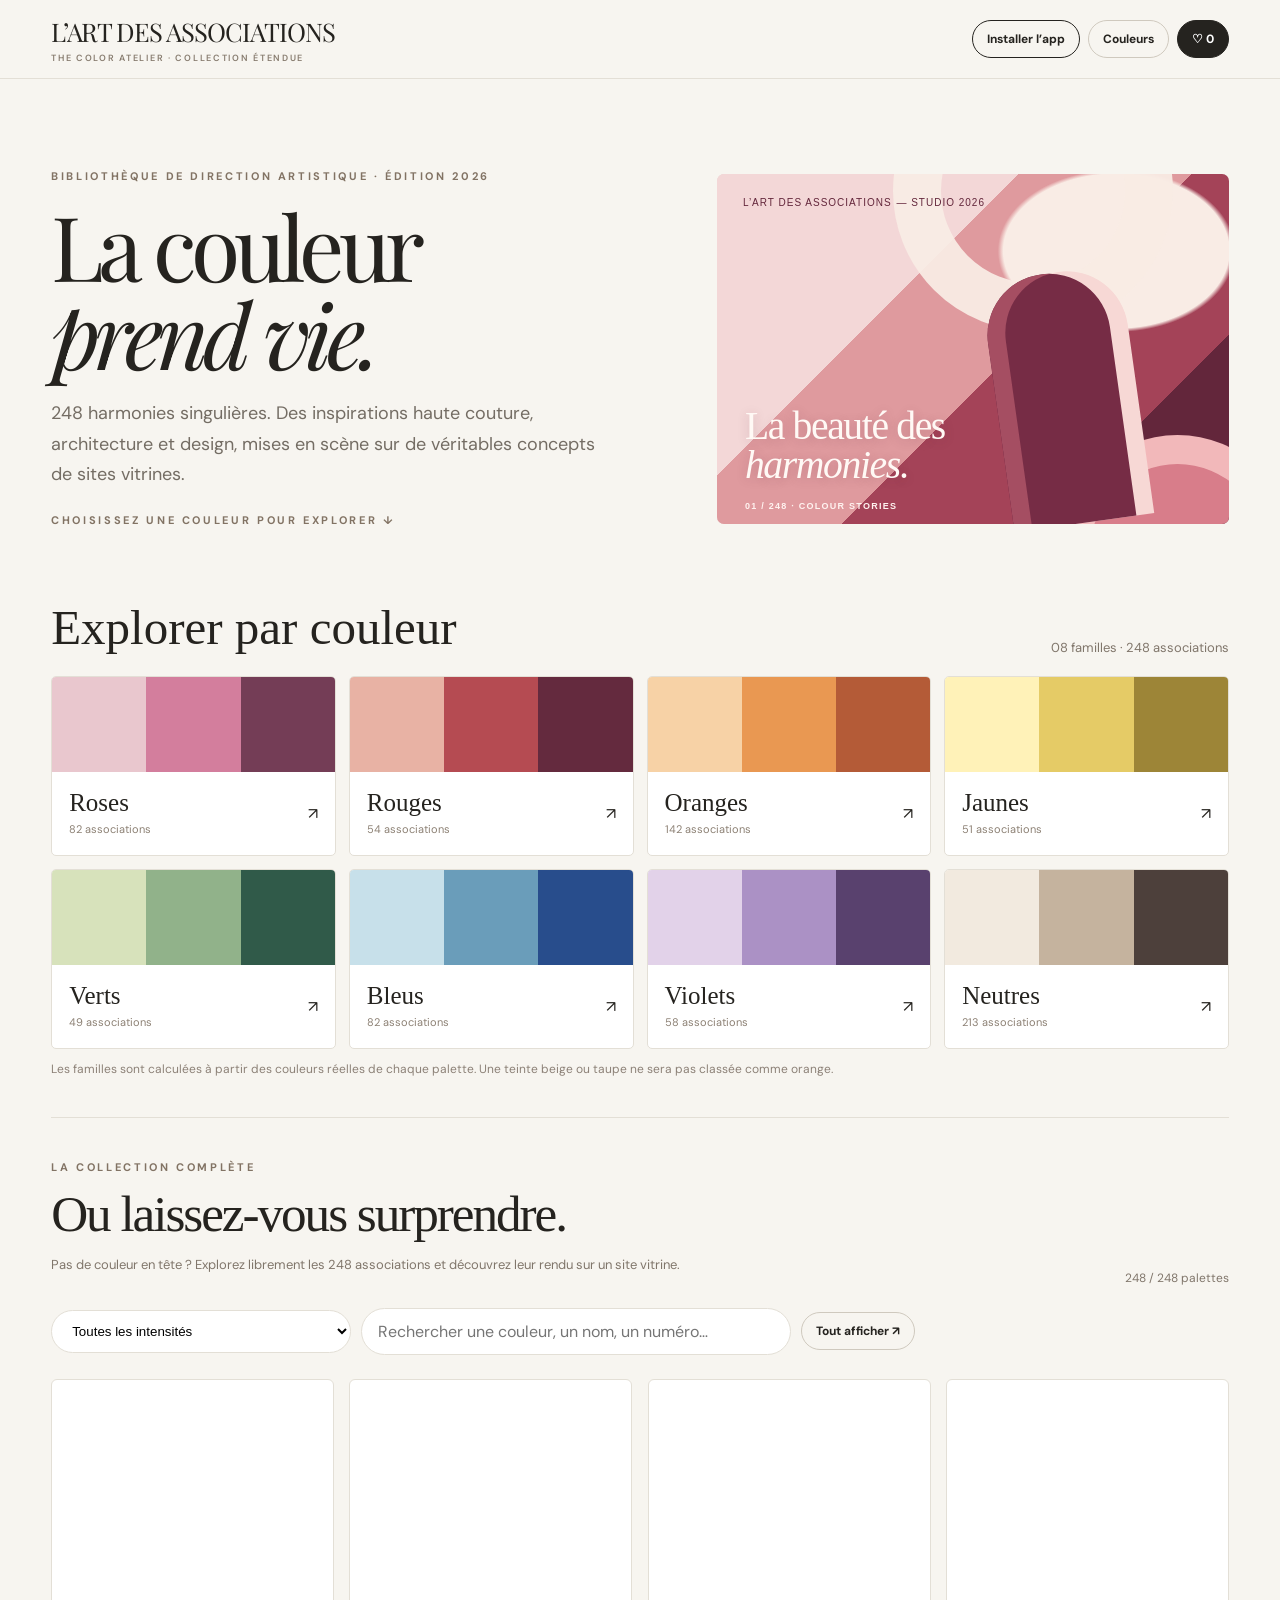
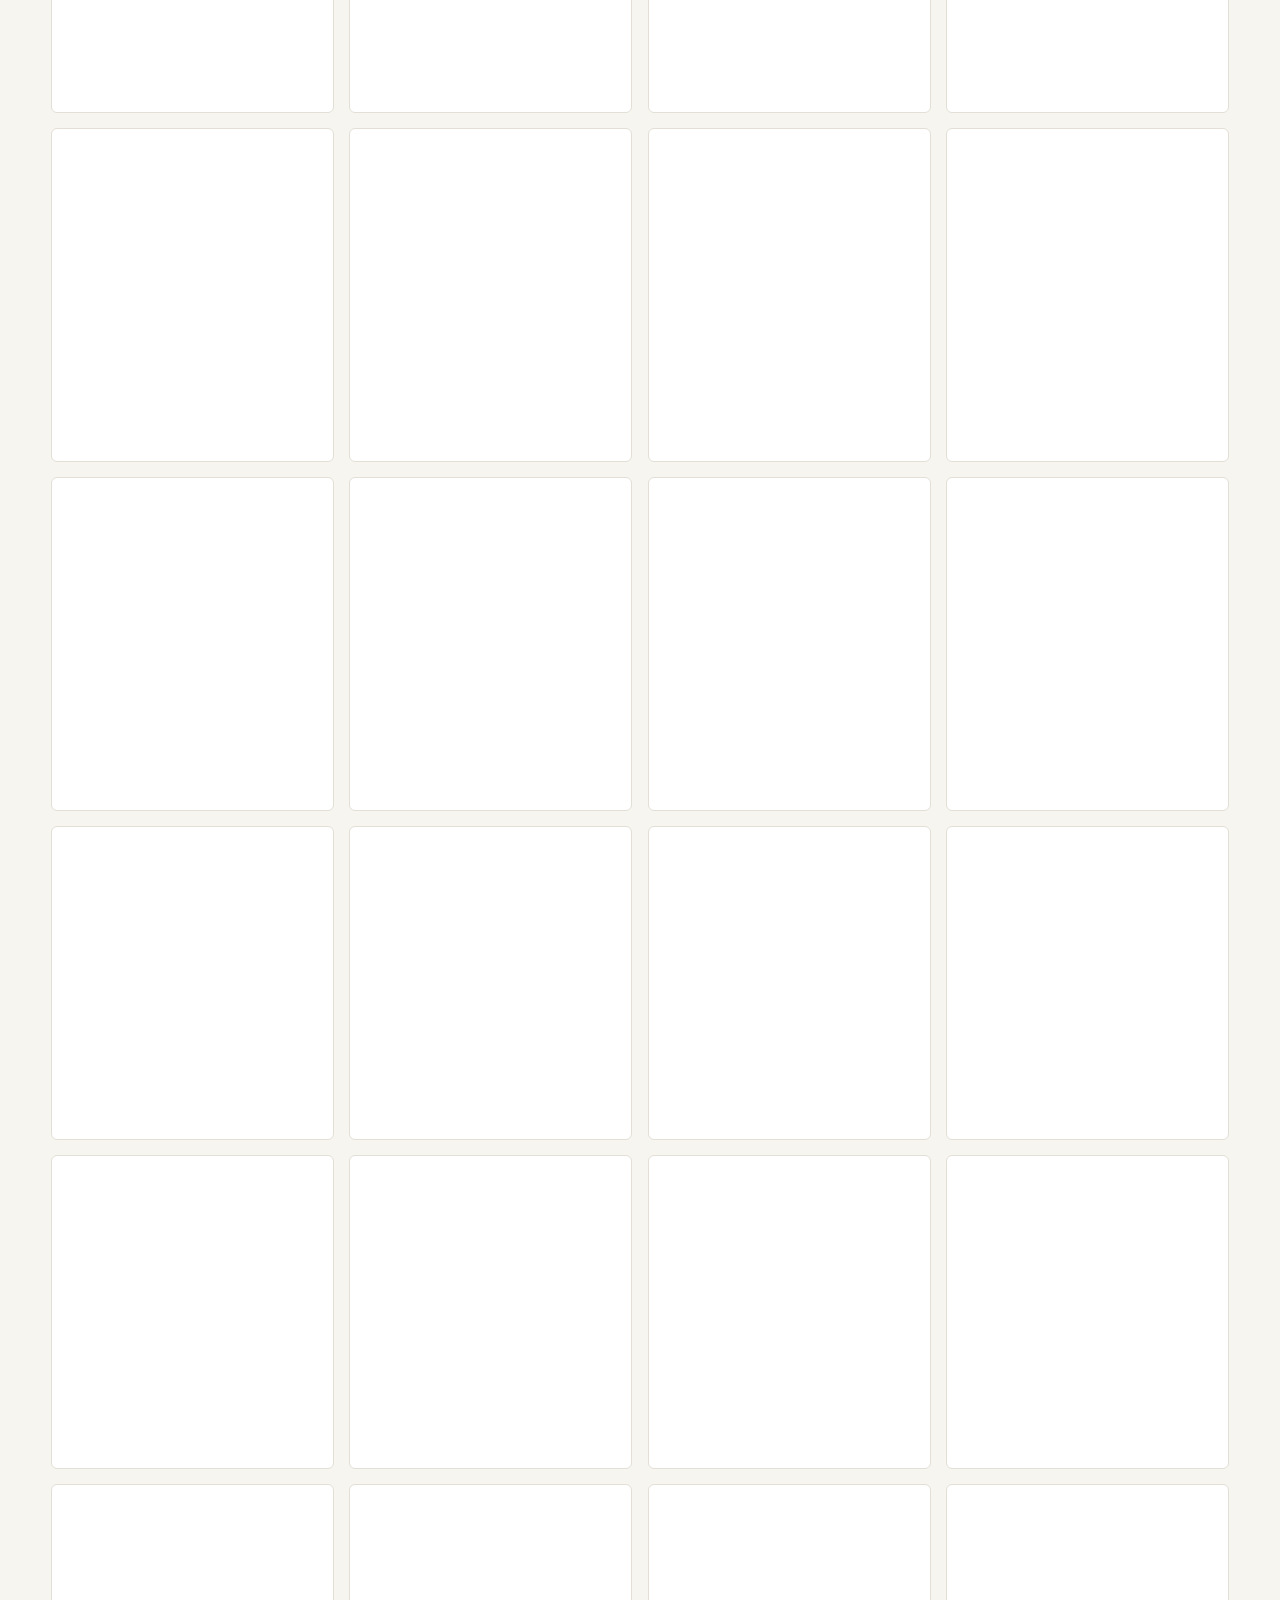
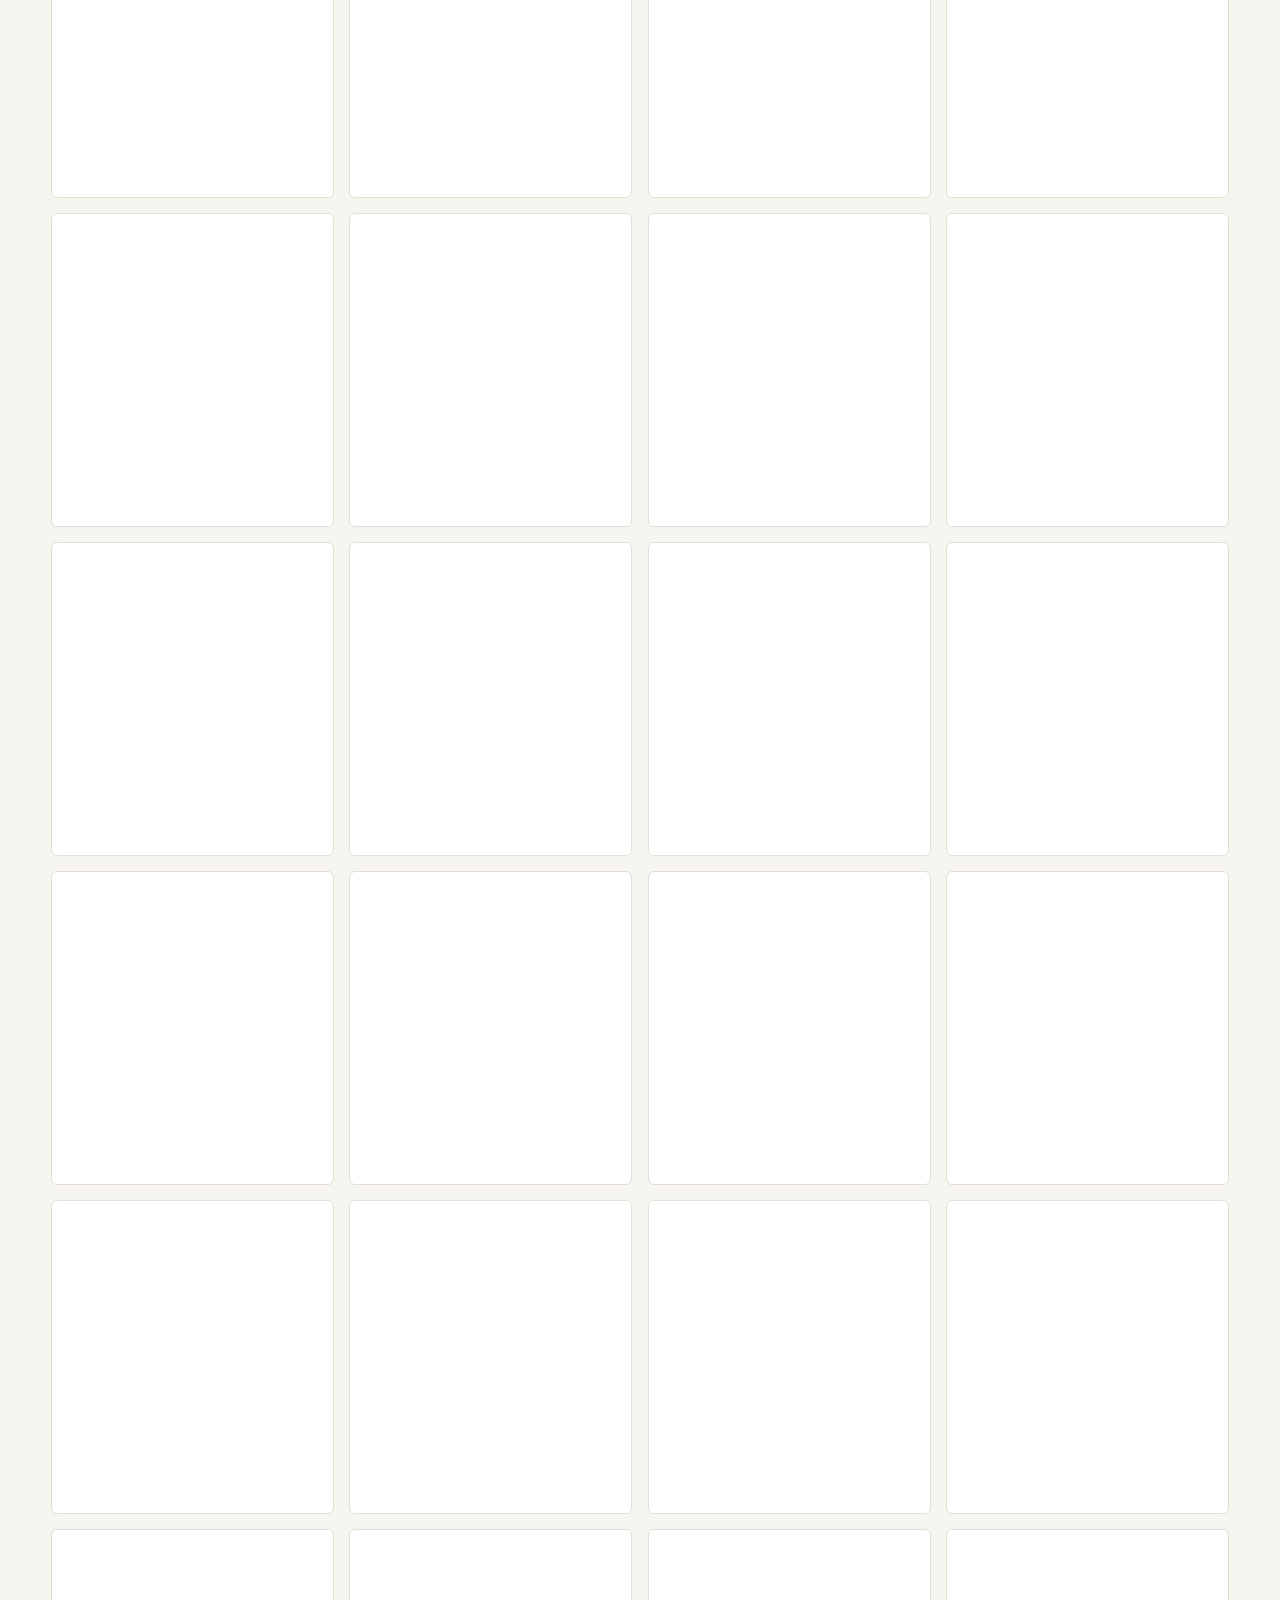
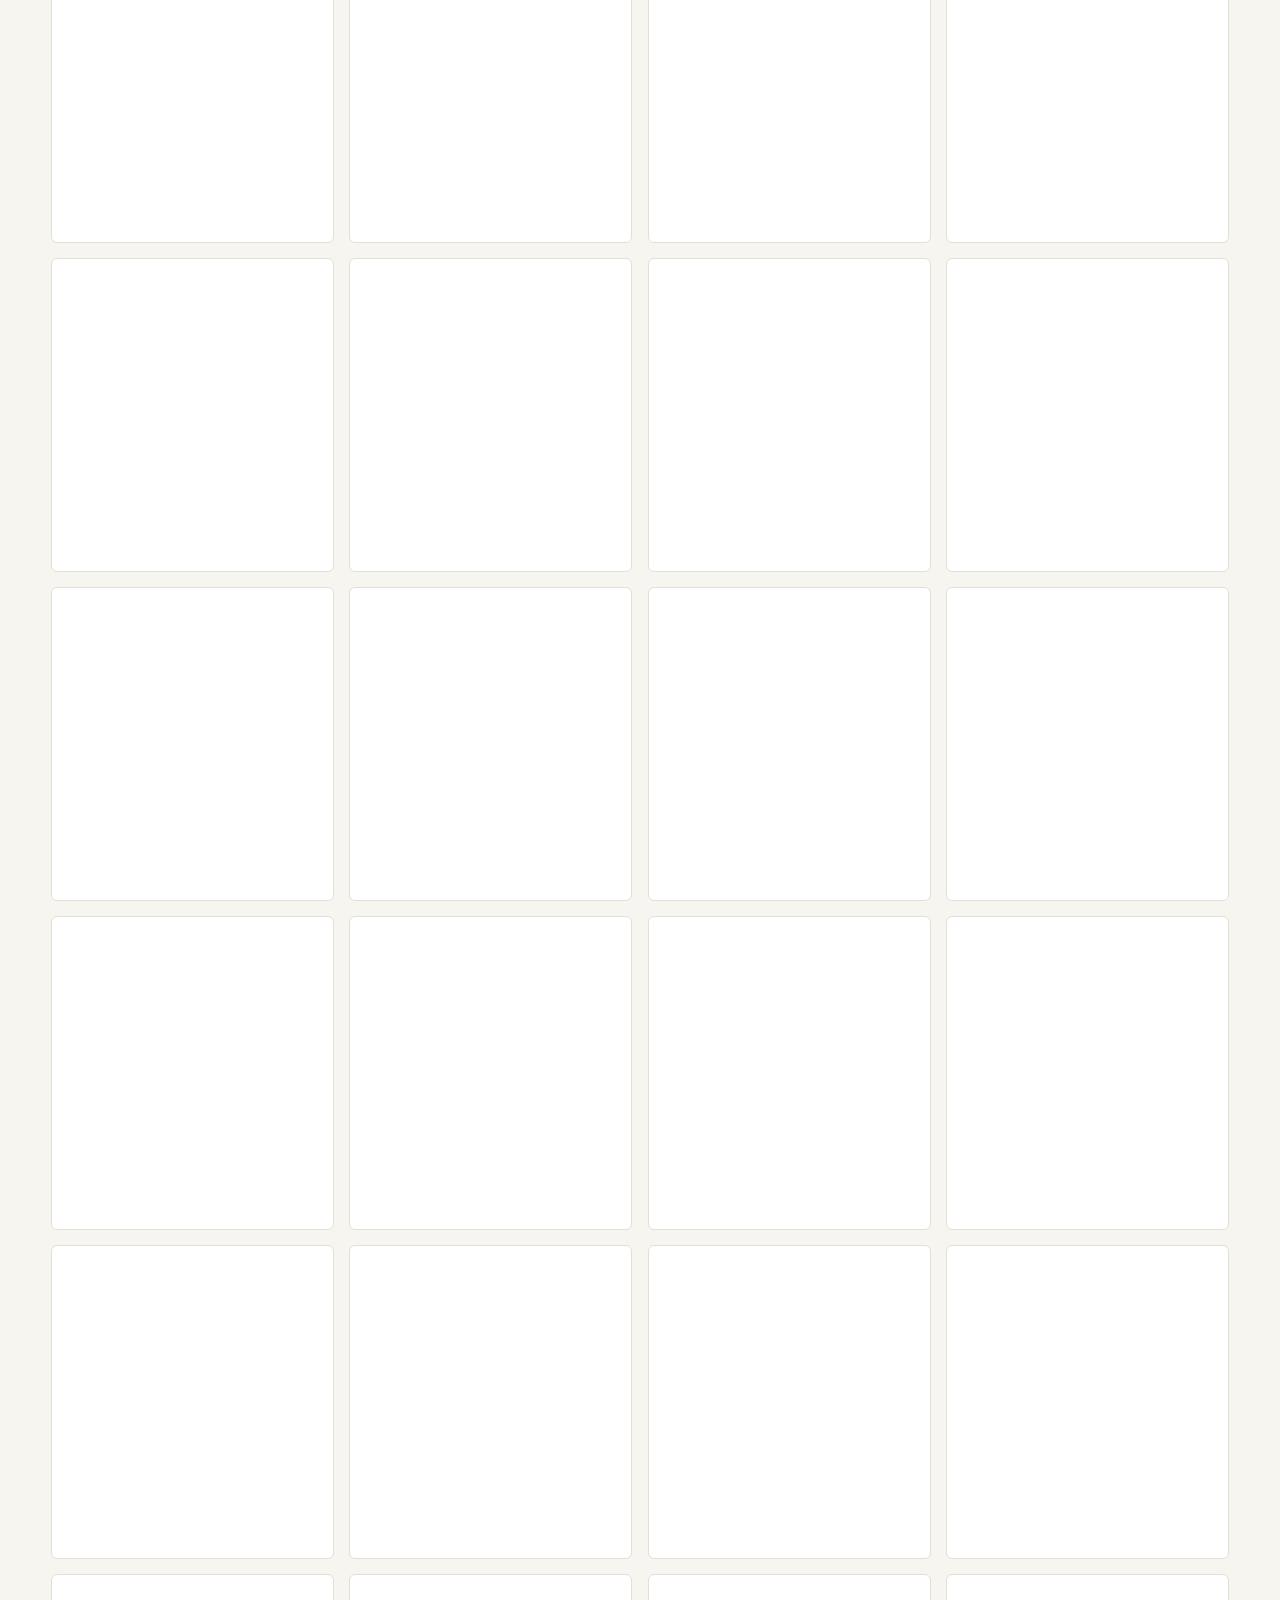
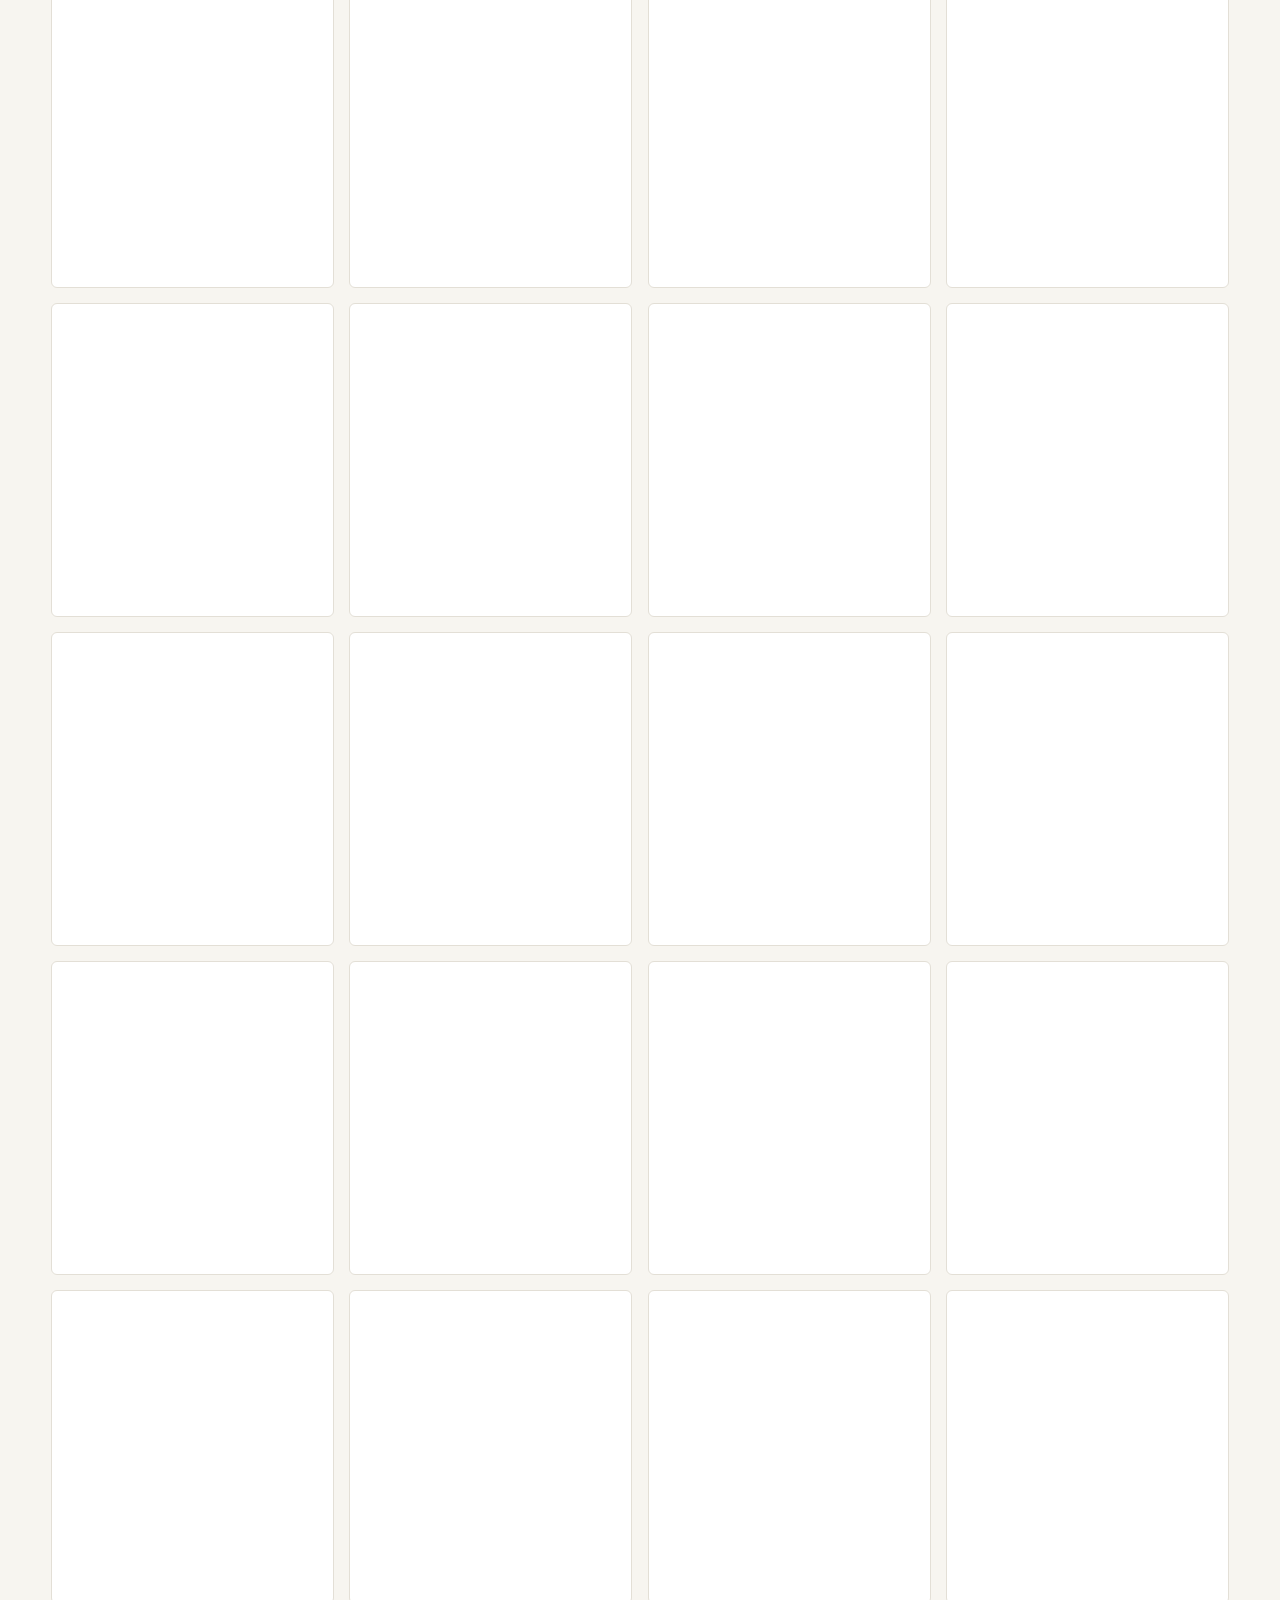
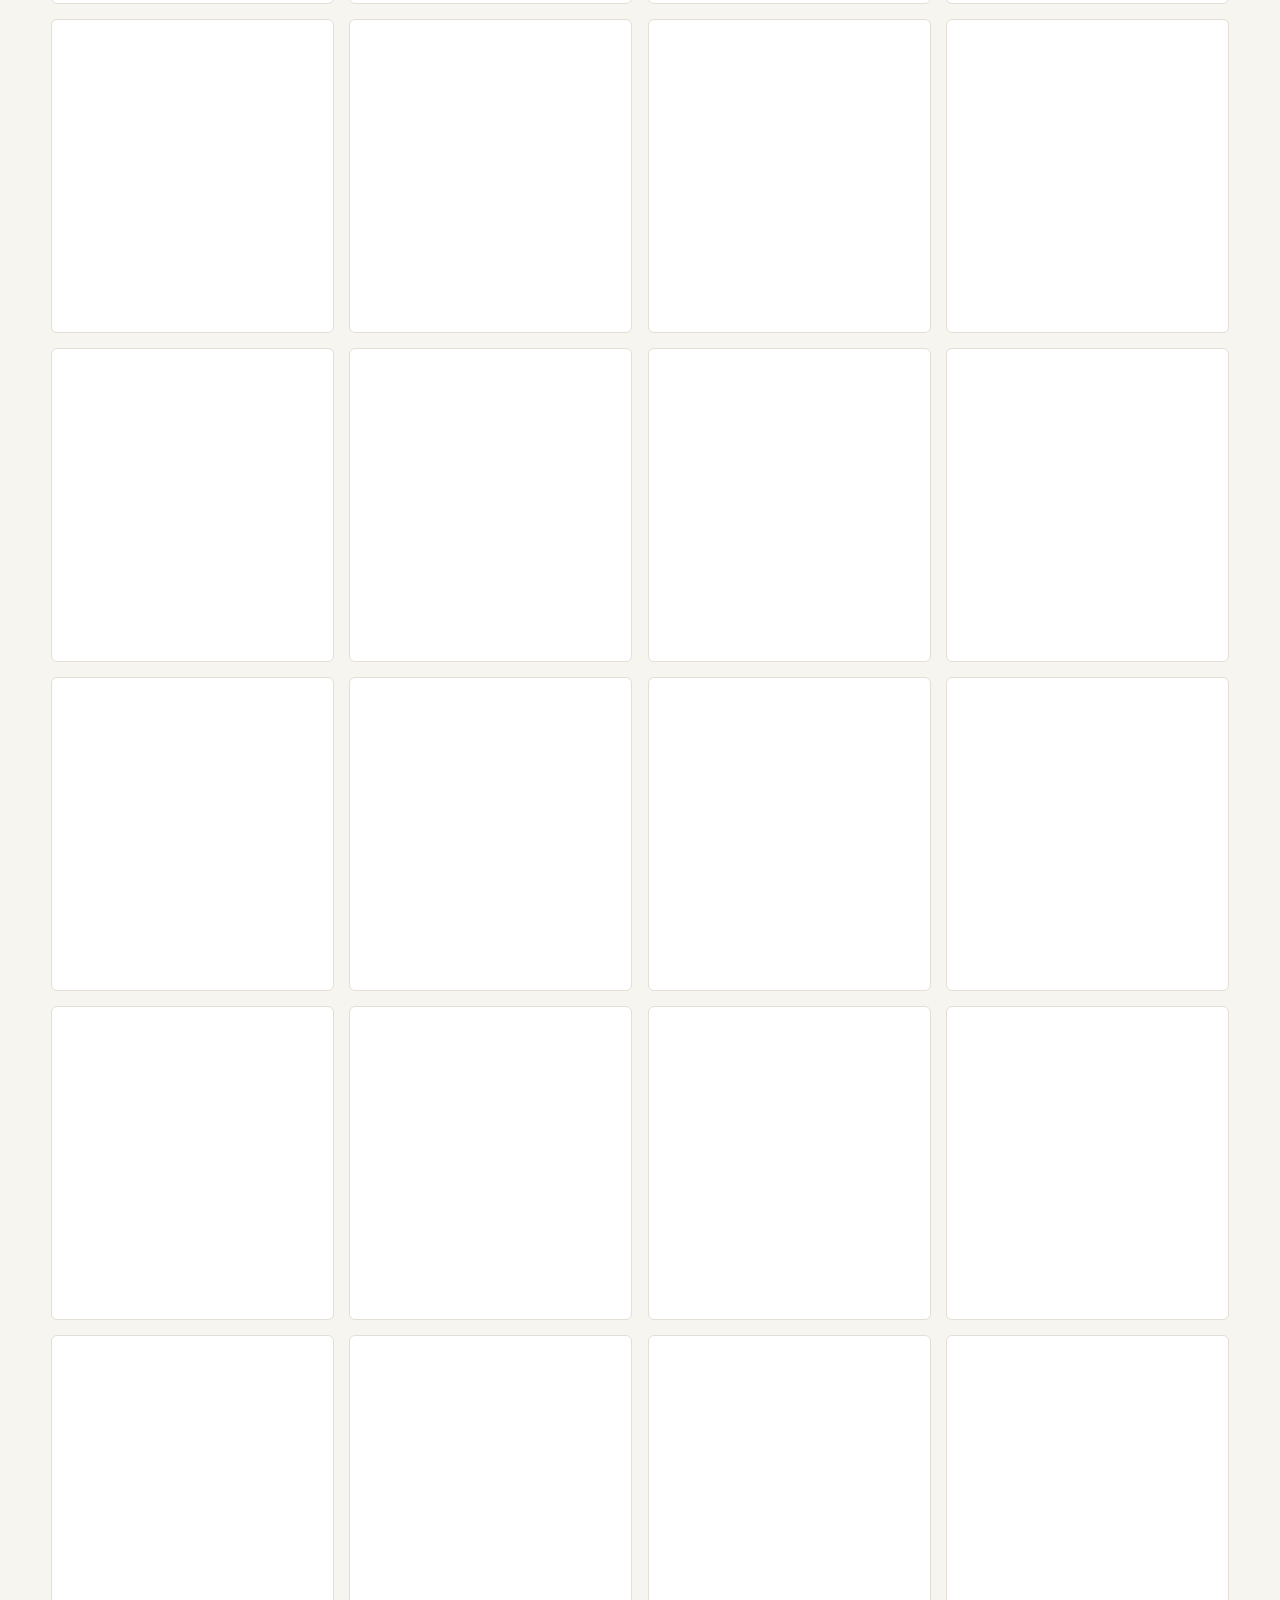
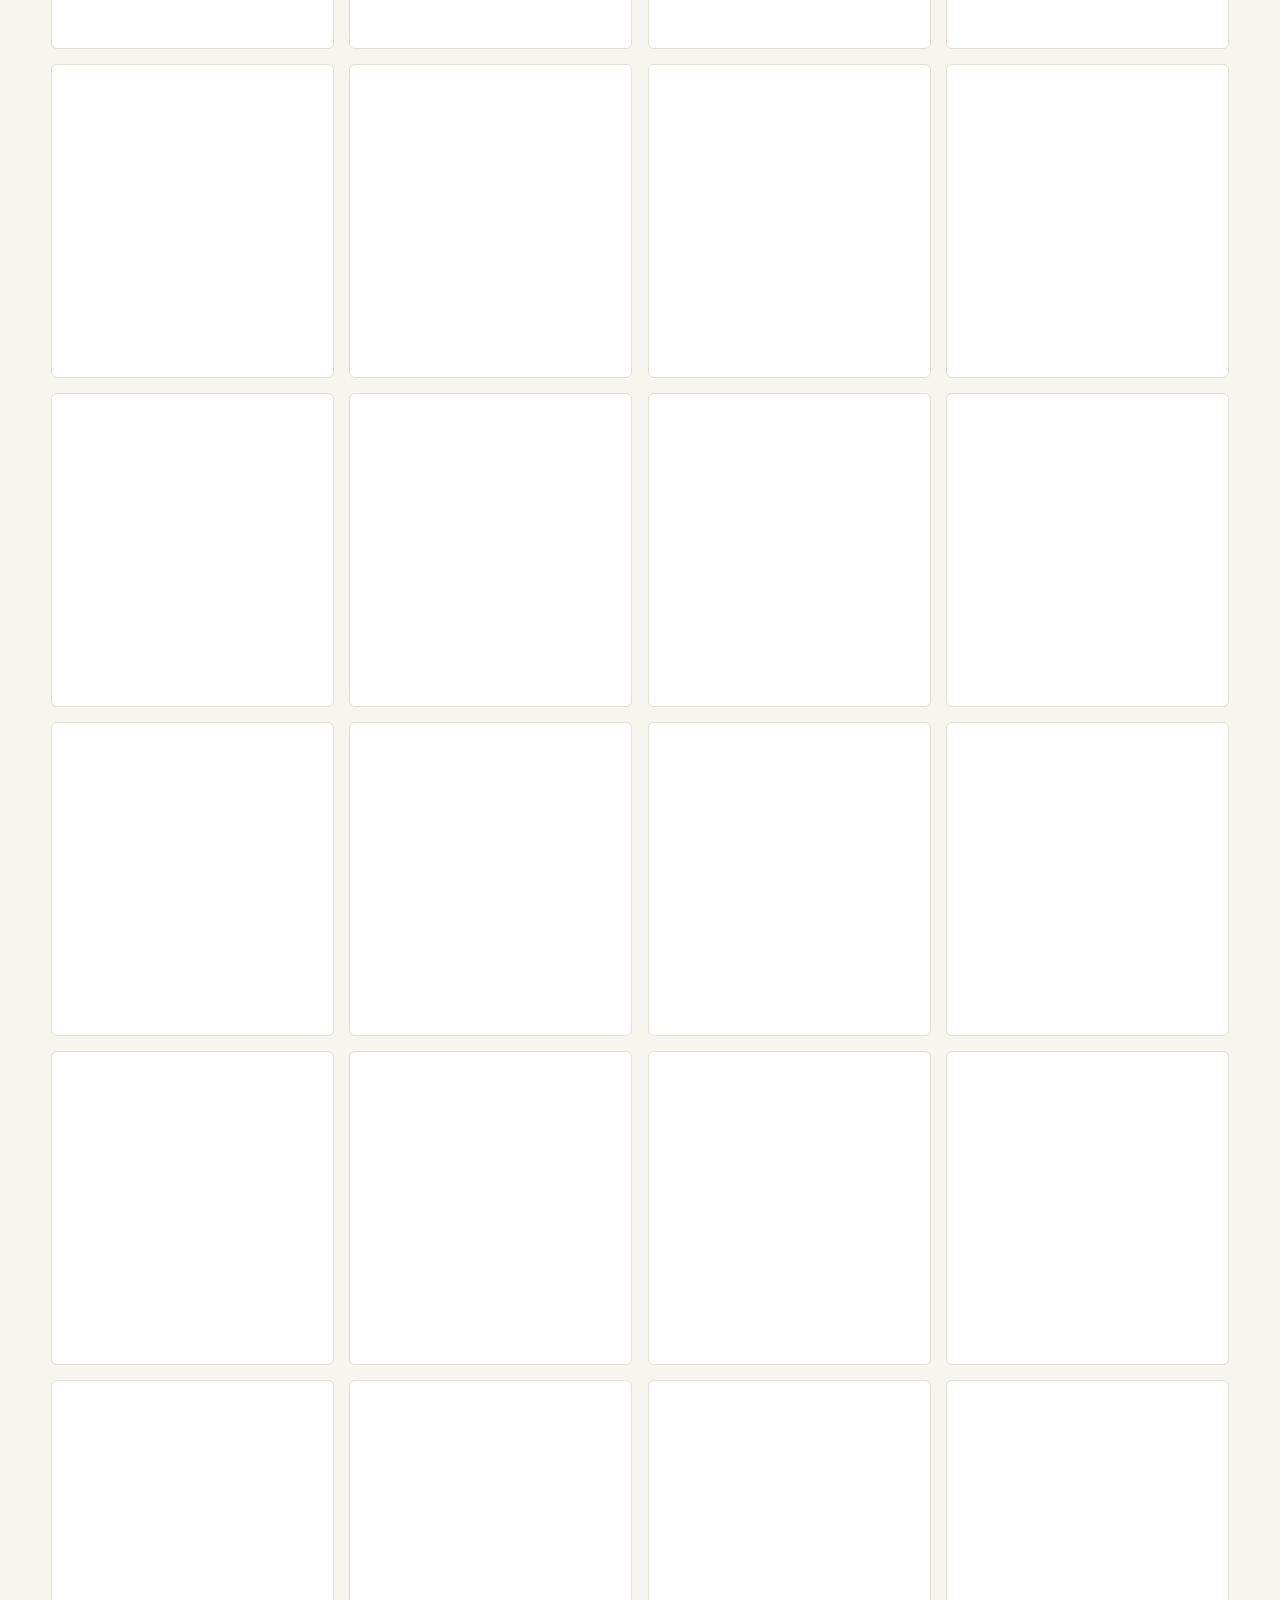
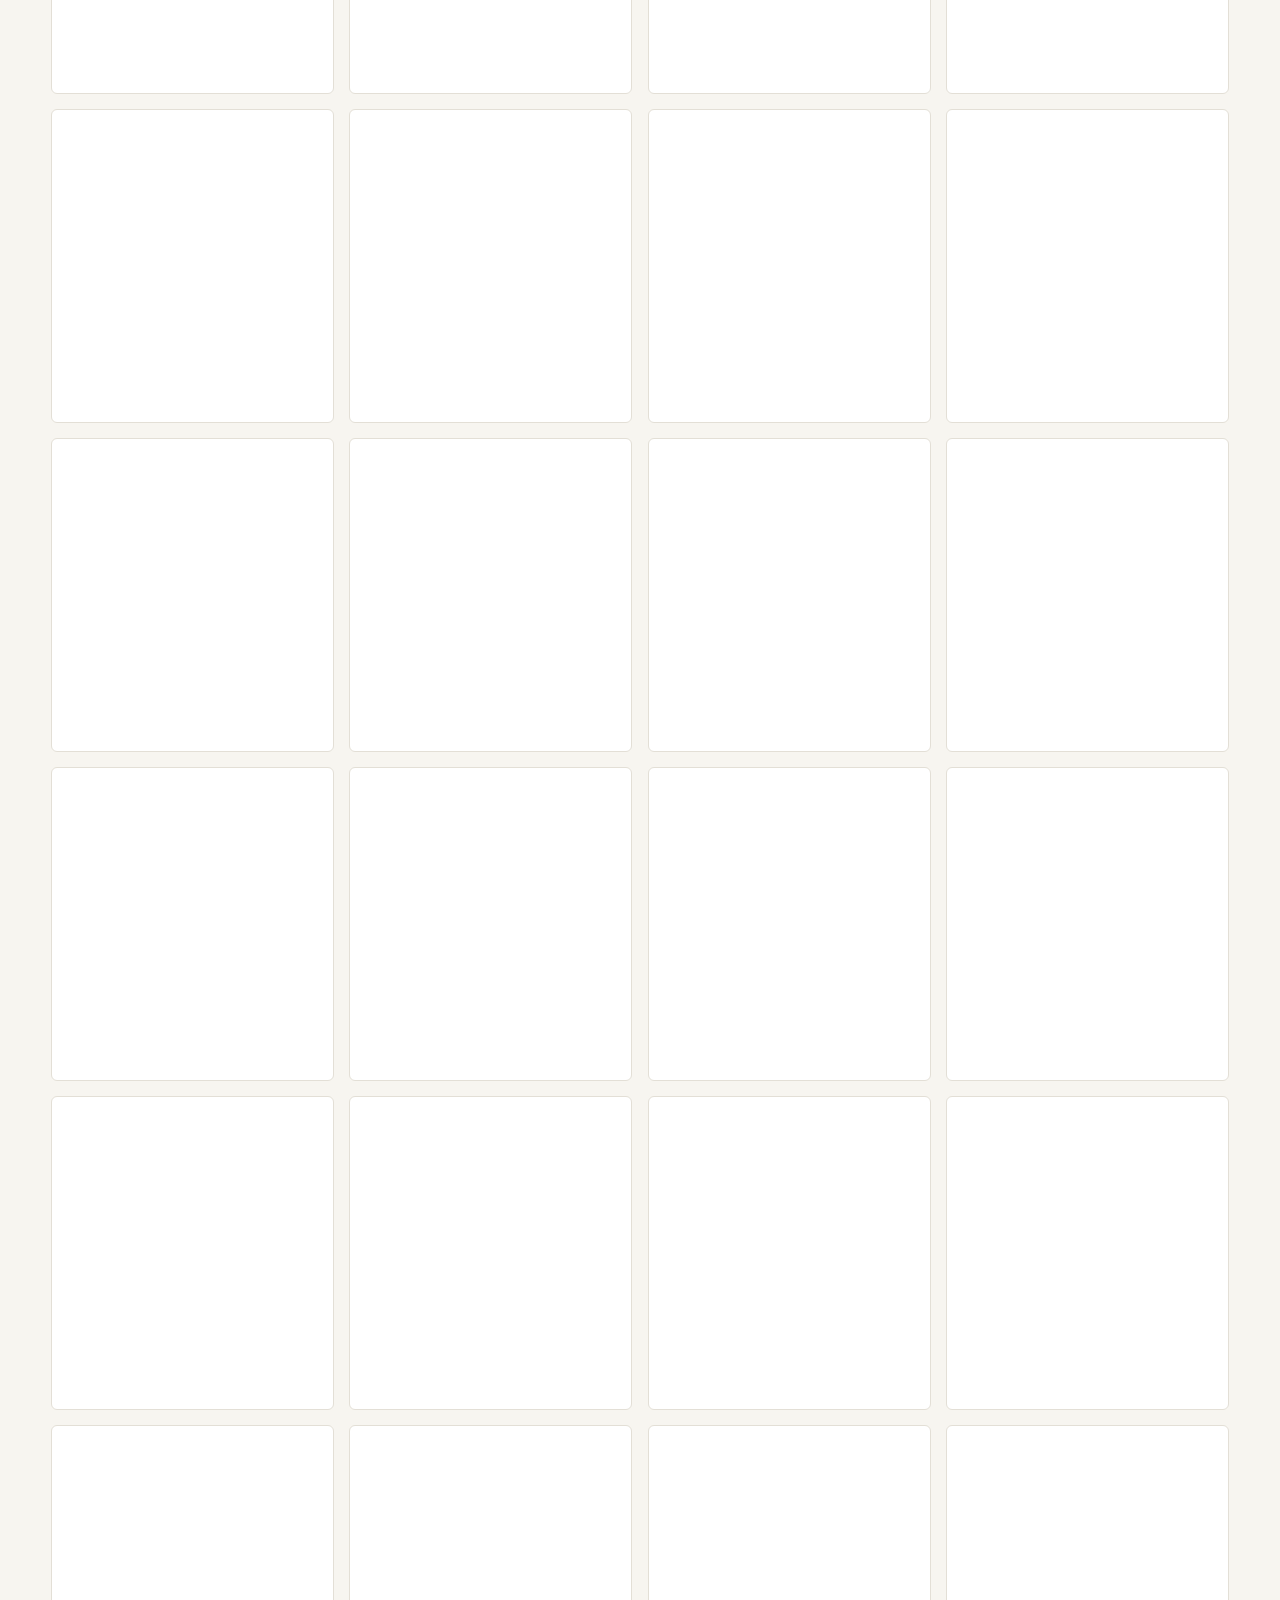
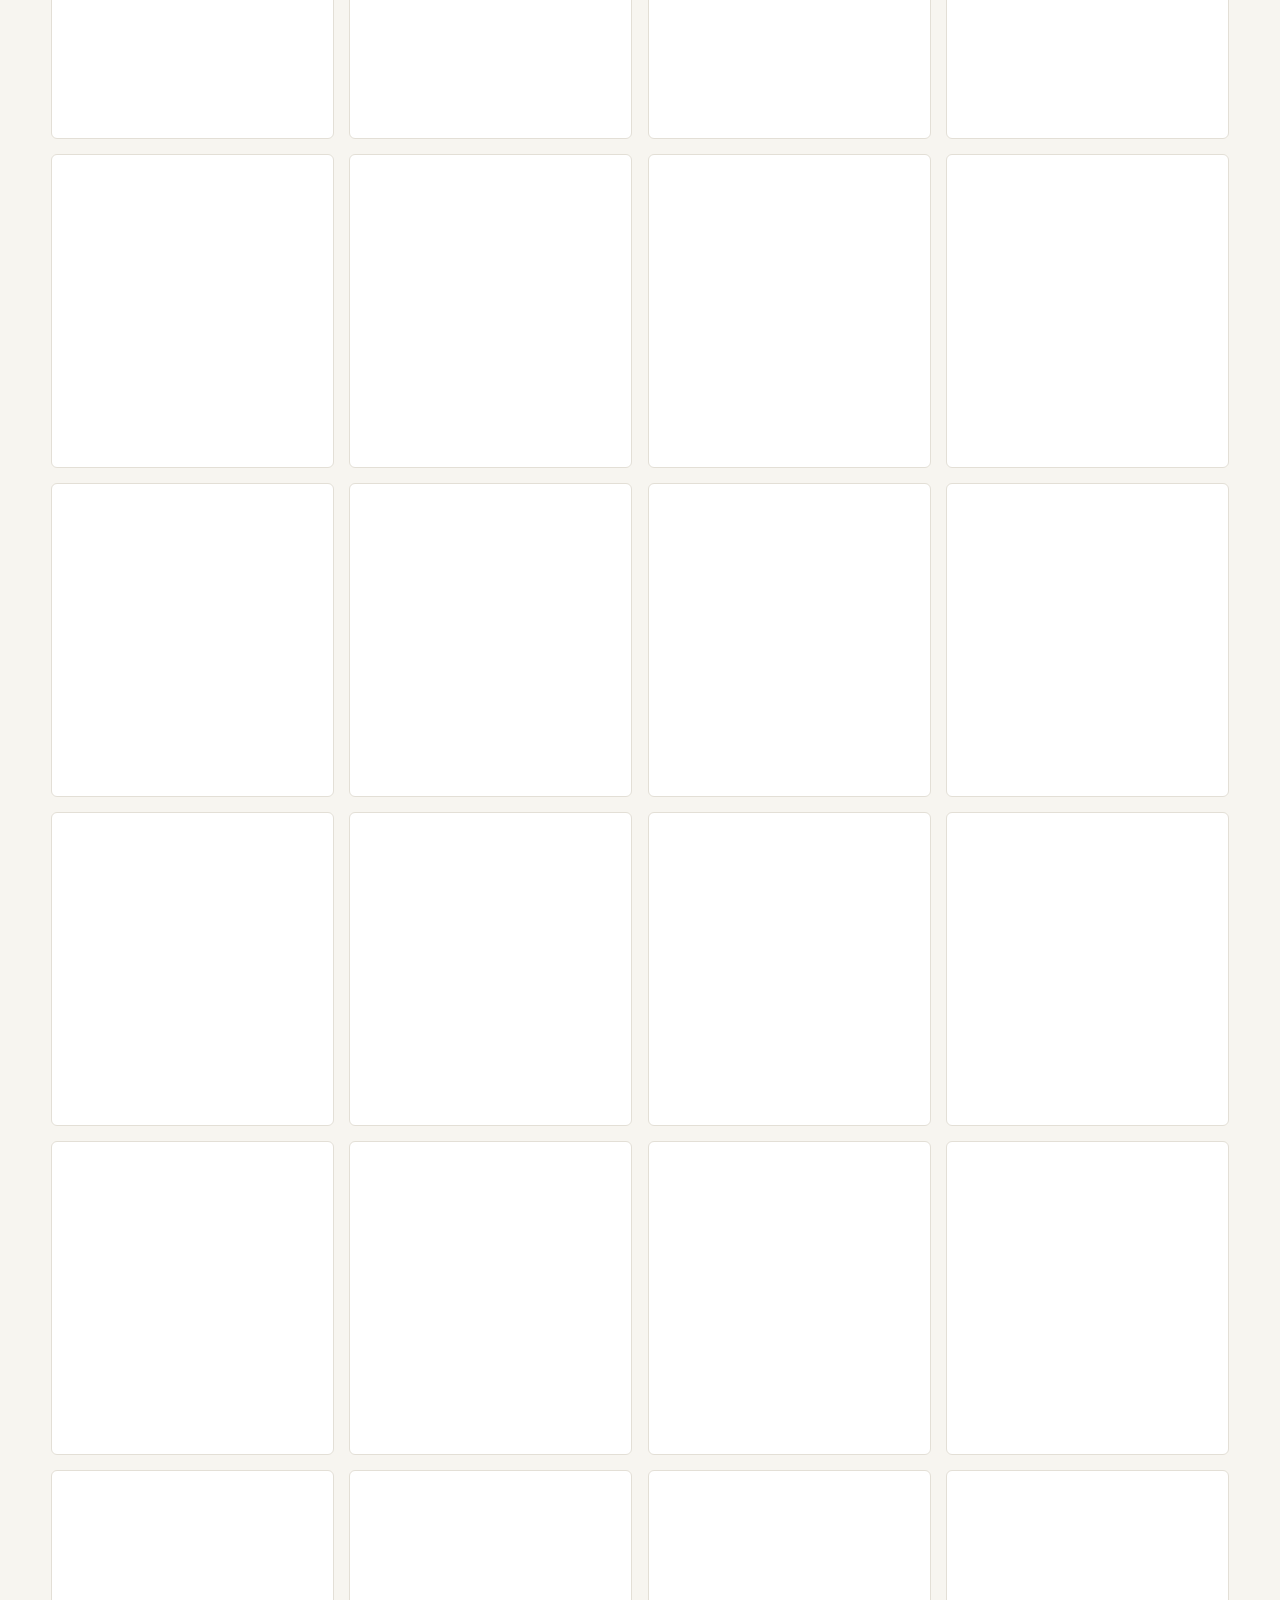
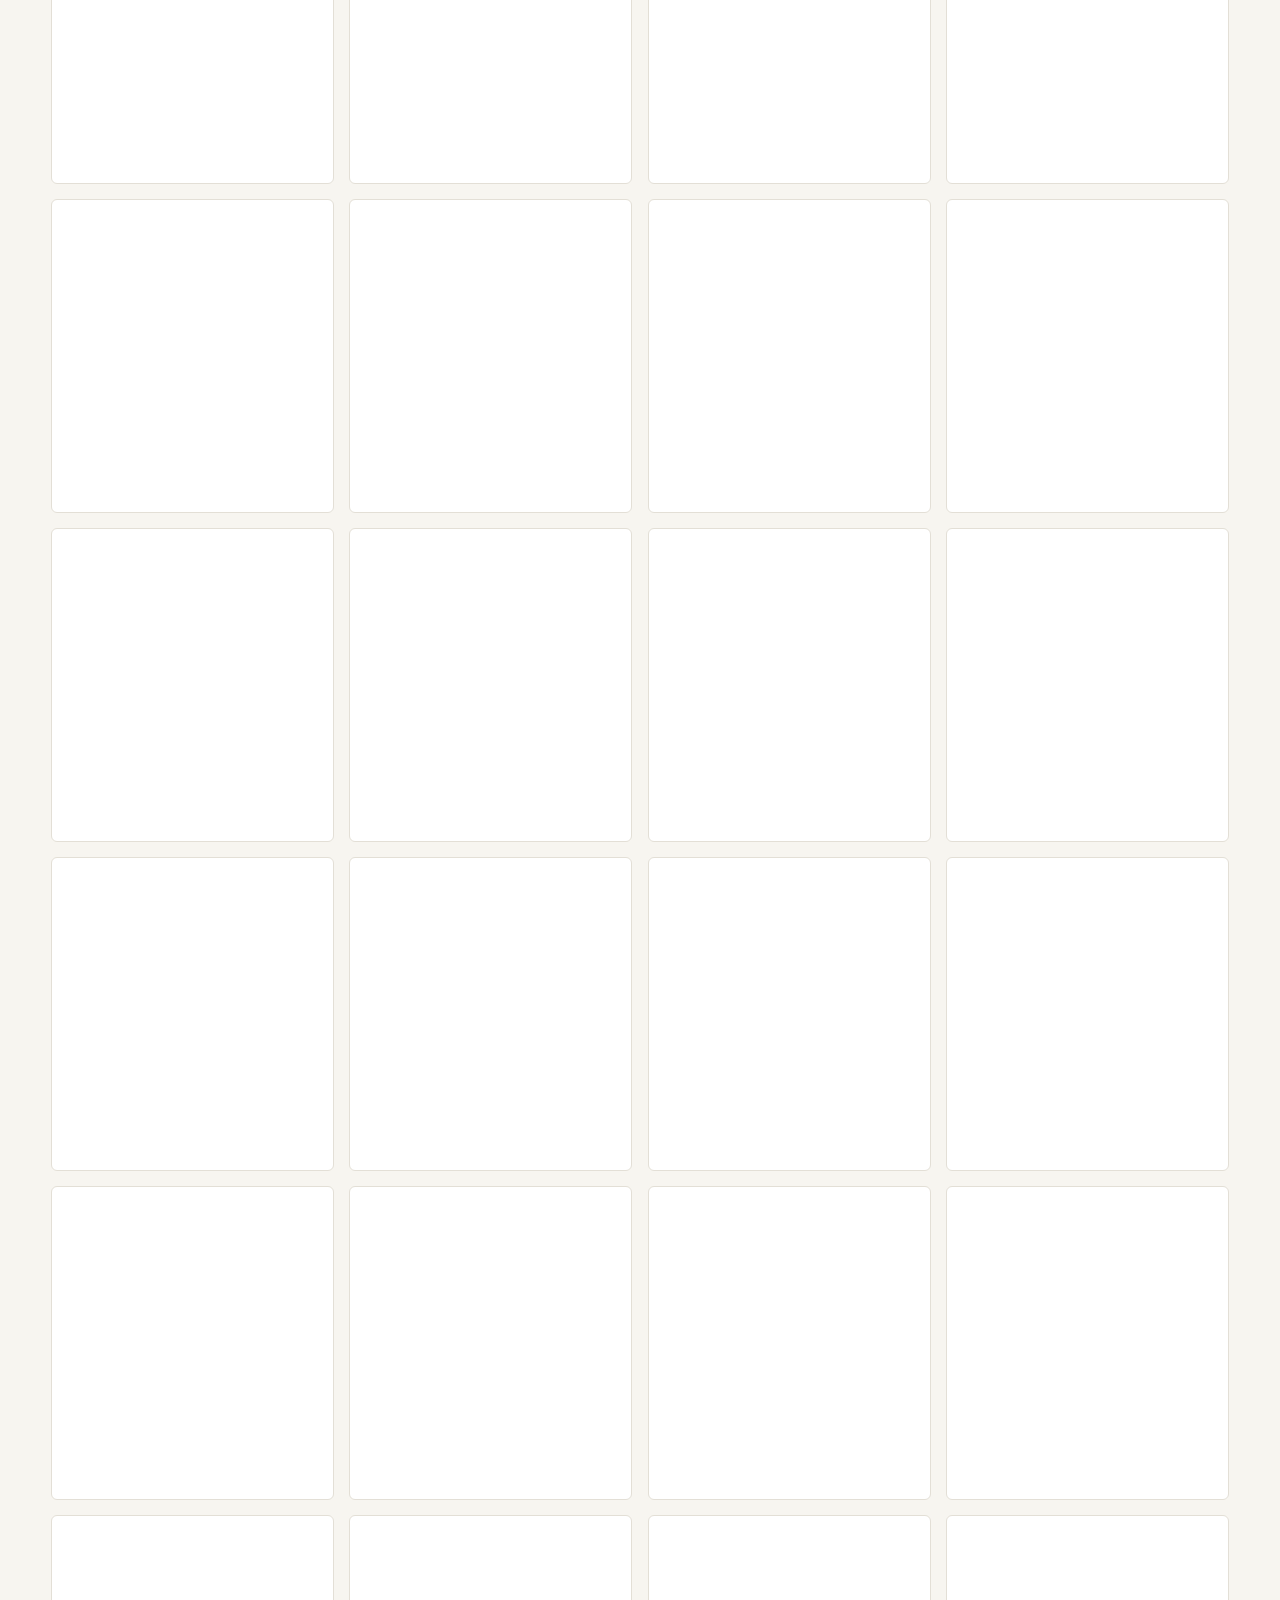
<file: index.html>
<!doctype html>
<html lang="fr">
<head>
<meta charset="utf-8">
<meta name="viewport" content="width=device-width,initial-scale=1,viewport-fit=cover">
<title>L’Art des Associations — Bibliothèque de couleurs</title>
<meta name="description" content="L’Art des Associations : 248 harmonies de couleurs, leurs codes HEX et leur mise en scène sur des concepts de sites vitrines. Choisissez les couleurs de votre futur site internet.">
<meta name="theme-color" content="#f7f5f0">
<meta name="application-name" content="L’Art des Associations">
<meta name="apple-mobile-web-app-capable" content="yes">
<meta name="mobile-web-app-capable" content="yes">
<meta name="apple-mobile-web-app-title" content="Associations">
<meta name="apple-mobile-web-app-status-bar-style" content="default">
<meta property="og:type" content="website">
<meta property="og:title" content="L’Art des Associations — Bibliothèque de couleurs">
<meta property="og:description" content="248 harmonies de couleurs mises en scène sur de véritables concepts de sites vitrines.">
<meta property="og:image" content="icons/og-image.png">
<link rel="manifest" href="manifest.webmanifest">
<link rel="icon" href="icons/favicon.svg" type="image/svg+xml">
<link rel="icon" href="icons/favicon-32.png" sizes="32x32" type="image/png">
<link rel="apple-touch-icon" href="icons/apple-touch-icon.png">
<link rel="preconnect" href="https://fonts.googleapis.com">
<link rel="preconnect" href="https://fonts.gstatic.com" crossorigin>
<link rel="stylesheet" href="https://fonts.googleapis.com/css2?family=DM+Sans:wght@400;500;600;700&family=Playfair+Display:wght@400;500;600&display=swap">
<link rel="stylesheet" href="assets/app.css">
<link rel="preload" href="data/catalogue.json" as="fetch" crossorigin>
</head>
<body>
<a class="skip" href="#main">Aller au contenu</a>
<div class="preview-banner" id="previewBanner" hidden>APERÇU DU BROUILLON · non publié · <a href="admin/">Retour à l’administration</a></div>
<header id="siteHeader">
  <a class="brand" href="#/" id="brand" aria-label="Accueil"><span id="brandText">L’ART DES ASSOCIATIONS</span><small id="brandSub">THE COLOR ATELIER · COLLECTION ÉTENDUE</small></a>
  <div class="nav">
    <button class="btn install-btn" id="installBtn" data-action="install" hidden>Installer l’app</button>
    <button class="btn" data-action="home">Couleurs</button>
    <button class="btn dark" data-action="favs" aria-label="Mes favoris">♡ <span id="favCount">0</span></button>
  </div>
</header>

<main class="wrap" id="main">
  <section id="home" class="home">
    <div class="hero">
      <div>
        <div class="eyebrow" id="heroEyebrow"></div>
        <h1 id="heroTitle"></h1>
        <p id="heroText"></p>
        <button class="eyebrow hero-cta" id="heroCta" data-action="to-families"></button>
      </div>
      <div class="hero-art" id="heroArt">
        <div class="slab"></div><div class="editorial-orbit orbit-one"></div><div class="editorial-orbit orbit-two"></div><div class="editorial-arch"></div>
        <div class="editorial-label"><span id="heroArtLabel"></span> <span id="heroArtLabelSub"></span></div>
        <div class="arttext" id="heroArtText"></div>
        <div class="editorial-index" id="heroArtIndex"></div>
      </div>
    </div>

    <div id="familiesBlock">
      <div class="section-head"><h2 id="familiesTitle"></h2><span class="muted" id="familiesCount"></span></div>
      <div class="families" id="families"></div>
      <p class="hint" id="familiesHint"></p>
    </div>

    <div class="all-gallery" id="allGallery">
      <div class="all-intro">
        <div>
          <div class="eyebrow" id="galleryEyebrow"></div>
          <h2 id="galleryTitle"></h2>
          <p class="muted" id="galleryText"></p>
        </div>
        <span class="all-counter" id="allCount" aria-live="polite"></span>
      </div>
      <div class="all-tools">
        <select class="search" id="intensityAll" aria-label="Intensité"></select>
        <input class="search" id="allSearch" type="search" placeholder="Rechercher une couleur, un nom, un numéro…" aria-label="Rechercher dans toutes les palettes">
        <button class="btn" data-action="clear-all">Tout afficher ↗︎</button>
      </div>
      <div class="grid" id="allTiles"></div>
      <p class="gallery-note" id="galleryNote"></p>
    </div>

    <div class="contact-block" id="contactBlock" hidden></div>
  </section>

  <section id="panel" class="panel">
    <button class="btn back" data-action="home">← Toutes les couleurs</button>
    <div class="section-head">
      <div><div class="eyebrow" id="panelEyebrow">Collection / Explorer</div><h2 id="panelTitle"></h2><p class="muted" id="panelDesc"></p></div>
      <span class="muted" id="panelCount" aria-live="polite"></span>
    </div>
    <div class="subfams" id="subfams"></div>
    <div class="toolbar">
      <span class="muted">Sélectionnez une proposition pour découvrir son site vitrine.</span>
      <div class="toolbar-tools">
        <select class="search" id="intensityFam" aria-label="Intensité"></select>
        <input class="search" id="search" type="search" placeholder="Rechercher une palette…" aria-label="Rechercher une palette">
      </div>
    </div>
    <div class="grid" id="tiles"></div>
  </section>

  <section id="detail" class="detail">
    <div class="detail-nav">
      <button class="btn back" data-action="back">← Retour aux palettes</button>
      <div class="detail-steps"><button class="btn" data-action="prev" aria-label="Palette précédente">←</button><button class="btn" data-action="next" aria-label="Palette suivante">→</button></div>
    </div>
    <div class="detail-title">
      <div><div class="eyebrow" id="detailNumber"></div><h2 id="detailName"></h2><p class="muted" id="detailDesc"></p><div class="detail-tags" id="detailTags"></div></div>
      <div class="detail-actions"><button class="btn" data-action="share">Partager ↗︎</button><button class="btn dark" id="favBtn" data-action="fav">♡ Enregistrer</button></div>
    </div>
    <div class="detail-layout">
      <div>
        <div class="eyebrow" style="margin-bottom:15px">Les nuances · Cliquez pour copier</div>
        <div class="color-list" id="colorList"></div>
        <button class="btn copy-all" data-action="copy-all">Copier tous les codes</button>
        <p class="hint">Les codes HEX peuvent être transmis directement à votre designer.</p>
      </div>
      <div>
        <div class="device-switch" role="group" aria-label="Type d’écran">
          <button class="btn dark" data-action="device" data-device="desktop" aria-pressed="true">Ordinateur</button>
          <button class="btn" data-action="device" data-device="mobile" aria-pressed="false">Mobile</button>
        </div>
        <div class="browser" id="browserFrame">
          <div class="chrome"><i class="dot"></i><i class="dot" style="background:#d7c784"></i><i class="dot" style="background:#a0c2a3"></i><span>concept-site.fr / aperçu fictif</span></div>
          <div id="site" class="site"></div>
          <iframe id="siteMobile" class="site-mobile" title="Aperçu mobile du concept de site" hidden></iframe>
        </div>
        <p class="hint" id="mockupNote"></p>
        <div class="situations" id="situations" hidden>
          <div class="eyebrow">Mises en situation</div>
          <div class="situations-grid" id="situationsGrid"></div>
        </div>
      </div>
    </div>
  </section>
</main>

<footer><div class="wrap" id="footerText"></div></footer>

<div class="toast" id="toast" role="status" aria-live="polite" hidden></div>
<button class="to-top" id="toTop" data-action="top" aria-label="Revenir en haut de la page" hidden>↑</button>

<div class="mk-overlay" id="mkOverlay" hidden>
  <div class="mk-sheet" id="mkSheet" role="dialog" aria-modal="true" aria-labelledby="mkTitle">
    <button class="mk-close" id="mkClose" data-action="close-panel" aria-label="Fermer">×</button>
    <div id="mkContent"></div>
  </div>
</div>

<div class="sheet" id="installSheet" role="dialog" aria-modal="true" aria-labelledby="installTitle" hidden>
  <div class="sheet-card">
    <button class="sheet-close" data-action="close-install" aria-label="Fermer">×</button>
    <img class="sheet-icon" src="icons/icon-192.png" alt="" width="84" height="84">
    <div class="eyebrow">Application · Gratuite · Sans inscription</div>
    <h2 id="installTitle">Installer <i>L’Art des Associations</i></h2>
    <p class="sheet-lead">Retrouvez le catalogue depuis son icône, en plein écran, comme une application — même sans connexion pour les palettes déjà consultées.</p>
    <button class="btn dark sheet-main" id="installNow" data-action="install-now" hidden>Installer L’Art des Associations</button>
    <div id="installSteps" class="install-steps"></div>
    <details class="install-other"><summary>Instructions pour un autre appareil</summary><div id="installAll"></div></details>
    <button class="btn sheet-later" data-action="close-install">Continuer dans le navigateur</button>
  </div>
</div>

<script src="assets/core.js"></script>
<script src="assets/app.js"></script>
</body>
</html>
</file>
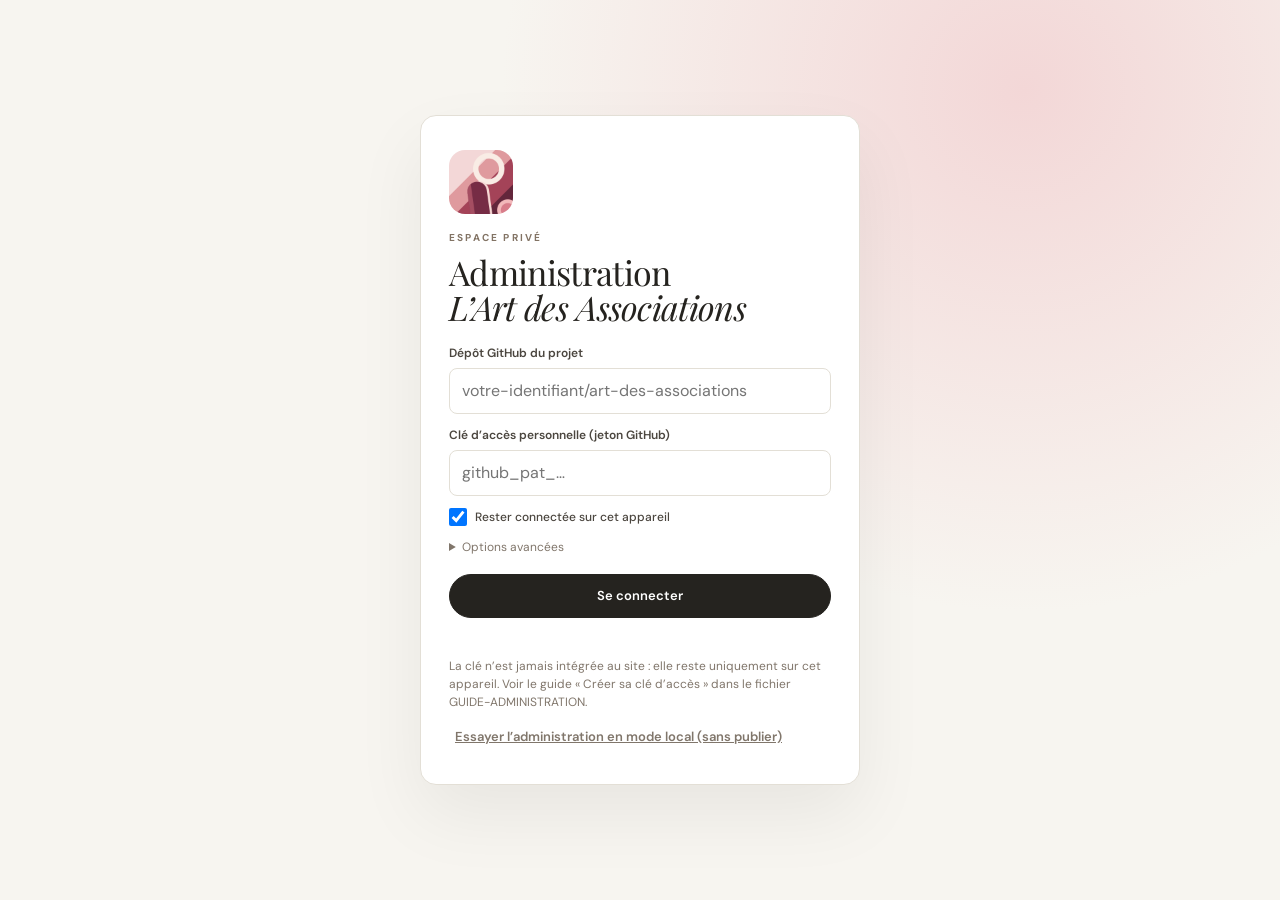
<file: admin/index.html>
<!doctype html>
<html lang="fr">
<head>
<meta charset="utf-8">
<meta name="viewport" content="width=device-width,initial-scale=1,viewport-fit=cover">
<meta name="robots" content="noindex,nofollow">
<meta name="referrer" content="no-referrer">
<meta name="theme-color" content="#25231f">
<title>Administration — L’Art des Associations</title>
<link rel="icon" href="../icons/favicon.svg" type="image/svg+xml">
<link rel="apple-touch-icon" href="../icons/apple-touch-icon.png">
<link rel="stylesheet" href="https://fonts.googleapis.com/css2?family=DM+Sans:wght@400;500;600;700&family=Playfair+Display:wght@400;500&display=swap">
<link rel="stylesheet" href="admin.css">
</head>
<body>

<!-- Connexion -->
<section class="login" id="login" hidden>
  <div class="login-card">
    <img src="../icons/icon-192.png" alt="" width="64" height="64" class="login-icon">
    <div class="eyebrow">Espace privé</div>
    <h1>Administration<br><i>L’Art des Associations</i></h1>
    <form id="loginForm" autocomplete="off">
      <label>Dépôt GitHub du projet<input name="repo" placeholder="votre-identifiant/art-des-associations" required spellcheck="false" autocapitalize="off"></label>
      <label>Clé d’accès personnelle (jeton GitHub)<input name="token" type="password" placeholder="github_pat_…" required spellcheck="false" autocapitalize="off" autocomplete="off"></label>
      <label class="check"><input type="checkbox" name="remember" checked> Rester connectée sur cet appareil</label>
      <details class="more"><summary>Options avancées</summary><label>Branche<input name="branch" value="main" spellcheck="false" autocapitalize="off"></label></details>
      <button class="btn dark wide" type="submit">Se connecter</button>
      <p class="error" id="loginError" role="alert"></p>
    </form>
    <p class="small">La clé n’est jamais intégrée au site : elle reste uniquement sur cet appareil. Voir le guide « Créer sa clé d’accès » dans le fichier GUIDE-ADMINISTRATION.</p>
    <button class="btn link" id="demoBtn" type="button">Essayer l’administration en mode local (sans publier)</button>
  </div>
</section>

<!-- Application d’administration -->
<div class="shell" id="shell" hidden>
  <aside class="side">
    <div class="side-brand"><img src="../icons/icon-192.png" alt="" width="34" height="34"><div>L’Art des Associations<small>Administration</small></div></div>
    <nav class="tabs" id="tabs">
      <button data-view="dashboard" class="active">Tableau de bord</button>
      <button data-view="palettes">Palettes</button>
      <button data-view="collections">Collections</button>
      <button data-view="media">Médias</button>
      <button data-view="appearance">Apparence</button>
      <button data-view="publish">Publication <span class="pill" id="pendingPill" hidden></span></button>
      <button data-view="help">Aide</button>
    </nav>
    <div class="side-foot"><span id="modeLabel"></span><button class="btn link" data-act="logout">Se déconnecter</button></div>
  </aside>
  <main class="main">
    <div class="topbar">
      <div class="status" id="status"></div>
      <div class="top-actions">
        <button class="btn" data-act="preview">Aperçu ↗︎</button>
        <button class="btn dark" data-act="go-publish">Publier</button>
      </div>
    </div>
    <div id="view"></div>
  </main>
</div>

<div class="toast" id="toast" role="status" aria-live="polite" hidden></div>
<input type="file" id="fileInput" accept="image/*" multiple hidden>
<input type="file" id="importInput" accept="application/json,.json" hidden>

<script src="../assets/core.js"></script>
<script src="admin.js"></script>
</body>
</html>
</file>
<file: assets/app.css>
:root{--ink:#25231f;--paper:#f7f5f0;--line:#e3dfd6}*{box-sizing:border-box}body{margin:0;background:var(--paper);color:var(--ink);font-family:'DM Sans',Arial,sans-serif}button,input{font:inherit}button{cursor:pointer}header{position:sticky;top:0;z-index:20;background:rgba(247,245,240,.96);backdrop-filter:blur(16px);border-bottom:1px solid var(--line);padding:14px clamp(18px,4vw,65px);display:flex;align-items:center;justify-content:space-between;gap:12px}.brand{font-family:'Playfair Display',Georgia,serif;font-size:clamp(18px,2vw,27px);letter-spacing:-.04em}.brand small{font:600 9px 'DM Sans',sans-serif;letter-spacing:.19em;display:block;margin-top:4px;color:#887d70}.nav{display:flex;gap:8px}.btn{border:1px solid #cfc9be;background:transparent;padding:10px 14px;border-radius:100px;font-size:12px;font-weight:700}.btn.dark{background:var(--ink);color:white;border-color:var(--ink)}.wrap{max-width:1320px;margin:auto;padding:0 clamp(18px,4vw,65px)}.hero{padding:clamp(40px,7vw,90px) 0 40px;display:grid;grid-template-columns:1.1fr .9fr;gap:40px;align-items:center}.eyebrow{font-size:11px;letter-spacing:.24em;text-transform:uppercase;font-weight:700;color:#827364}.hero h1{font:400 clamp(48px,7vw,105px)/.99 'Playfair Display',Georgia,serif;letter-spacing:-.065em;margin:18px 0 20px}.hero p{font-size:clamp(14px,1.6vw,18px);line-height:1.7;max-width:550px;color:#746d64}.hero-art{height:350px;position:relative;overflow:hidden;border-radius:6px;background:#c0a0a0}.hero-art .slab{position:absolute;inset:0 0 0 0;background:linear-gradient(120deg,#5b3044 0 28%,#f0d7b8 28% 46%,#8f9b68 46% 63%,#2d4d72 63% 82%,#d36e43 82%)}.hero-art .ring{position:absolute;width:240px;height:240px;border:35px solid #f7f1e5;border-radius:50%;left:22%;top:15%;mix-blend-mode:screen}.hero-art .arttext{position:absolute;bottom:22px;left:24px;color:white;font:italic 34px Georgia,serif;text-shadow:0 2px 12px #0005}.section-head{display:flex;justify-content:space-between;align-items:end;gap:20px;margin:30px 0 20px}.section-head h2{font:400 clamp(30px,4vw,49px) Georgia,serif;margin:0}.muted{color:#80766b;font-size:13px}.families{display:grid;grid-template-columns:repeat(4,1fr);gap:13px}.family{border:1px solid var(--line);background:white;padding:0;text-align:left;border-radius:5px;overflow:hidden;transition:transform .2s,box-shadow .2s}.family:hover,.family:focus-visible{transform:translateY(-3px);box-shadow:0 14px 30px #0001}.family .band{height:95px;display:flex}.family .band span{flex:1}.family .info{padding:17px;display:flex;align-items:center;justify-content:space-between;gap:5px}.family strong{font:400 25px Georgia,serif}.family em{font-size:11px;color:#8c8074;font-style:normal}.panel{display:none;padding:34px 0 75px}.panel.active{display:block}.home.hidden{display:none}.back{margin:25px 0 0}.toolbar{display:flex;justify-content:space-between;gap:14px;align-items:center;flex-wrap:wrap;margin:18px 0 25px}.search{padding:12px 16px;border:1px solid var(--line);border-radius:100px;background:#fff;min-width:min(100%,300px)}.grid{display:grid;grid-template-columns:repeat(3,1fr);gap:18px}.tile{border:1px solid var(--line);border-radius:6px;background:white;padding:12px;text-align:left;transition:transform .2s}.tile:hover{transform:translateY(-3px)}.mini{height:175px;position:relative;overflow:hidden;border-radius:3px;display:flex;align-items:stretch}.mini .mini-copy{width:55%;padding:18px 12px}.mini .mini-copy b{font:400 22px/1.05 Georgia,serif;display:block;margin:16px 0 12px}.mini .mini-copy i{display:block;width:75%;height:8px;border-radius:20px}.mini .mini-art{width:45%;position:relative;overflow:hidden}.mini .mini-art:after{content:'';position:absolute;width:85px;height:85px;border:18px solid currentColor;opacity:.6;border-radius:50%;top:24px;left:10px}.swatches{display:flex;height:14px;margin:12px 0 14px;gap:3px}.swatches span{flex:1;border-radius:2px}.tile-meta{display:flex;justify-content:space-between;gap:10px}.tile h3{font:400 22px Georgia,serif;margin:3px 0}.tile small{color:#887d70;font-size:10px;letter-spacing:.12em}.detail{display:none;padding:25px 0 70px}.detail.active{display:block}.detail-title{display:flex;justify-content:space-between;align-items:end;gap:16px;flex-wrap:wrap}.detail-title h2{font:400 clamp(40px,6vw,78px) Georgia,serif;margin:12px 0 7px}.detail-layout{display:grid;grid-template-columns:270px minmax(0,1fr);gap:22px;margin-top:28px}.color-list{display:grid;gap:9px}.color-row{border:1px solid var(--line);background:white;display:flex;align-items:center;gap:13px;text-align:left;padding:8px;border-radius:4px}.color-chip{height:51px;width:65px;flex-shrink:0;border:1px solid #0001;border-radius:3px}.color-row b{font-size:13px}.color-row small{display:block;font-size:10px;color:#8c8177;margin-top:4px}.browser{border:1px solid #ded8d0;background:white;border-radius:9px;overflow:hidden;box-shadow:0 18px 60px #00000010}.chrome{height:32px;background:#f7f5f3;display:flex;align-items:center;gap:6px;padding:0 12px;border-bottom:1px solid #e8e4de}.dot{height:7px;width:7px;border-radius:50%;background:#d9a6a2}.chrome span:last-child{font-size:10px;color:#999;margin:auto}.site{min-height:460px;overflow:hidden}.site nav{display:flex;justify-content:space-between;align-items:center;padding:18px 4%;gap:12px}.site nav strong{font:600 19px Georgia,serif}.site nav div{font-size:10px;display:flex;gap:16px}.site-hero{display:grid;grid-template-columns:1fr 1fr;min-height:320px;align-items:center}.site-copy{padding:8%}.site-copy h3{font:400 clamp(31px,4vw,64px)/1.02 Georgia,serif;letter-spacing:-.05em;margin:10px 0 15px}.site-copy p{font-size:12px;line-height:1.7;max-width:300px}.site-cta{display:inline-block;padding:12px 19px;font-size:11px;font-weight:700;margin-top:15px}.site-art{height:100%;min-height:280px;position:relative;overflow:hidden}.site-art .shape{position:absolute;inset:15%;border:26px solid;border-radius:48% 48% 4% 4%;transform:rotate(-12deg)}.site-art .shape.two{inset:26%;border-width:13px;transform:rotate(20deg);border-radius:50%}.site-bottom{display:grid;grid-template-columns:repeat(3,1fr);gap:8px;padding:12px}.site-bottom div{padding:20px 12px;font-size:12px;min-height:65px}.variant-1 .site-hero{grid-template-columns:1.2fr .8fr}.variant-2 .site-hero{grid-template-columns:.85fr 1.15fr}.variant-2 .site-art .shape{border-radius:50%}.variant-3 .site-hero{grid-template-columns:1fr 1fr}.variant-3 .site-art .shape{border-radius:0;transform:rotate(25deg)}.variant-4 .site-hero{grid-template-columns:1.1fr .9fr}.variant-4 .site-art .shape{border-radius:50% 5% 50% 5%}.variant-5 .site-hero{grid-template-columns:.95fr 1.05fr}.variant-5 .site-art .shape{border-radius:50% 50% 0 0}.hint{font-size:12px;color:#8c8177;margin:12px 0}footer{border-top:1px solid var(--line);padding:25px 0;color:#8c8177;font-size:11px}@media(max-width:850px){.hero{grid-template-columns:1fr}.hero-art{height:220px}.families{grid-template-columns:repeat(2,1fr)}.grid{grid-template-columns:repeat(2,1fr)}.detail-layout{grid-template-columns:1fr}.color-list{grid-template-columns:repeat(5,1fr)}.color-row{display:block;padding:5px}.color-chip{width:100%;height:55px}.color-row b{font-size:10px}.color-row small{font-size:8px}}@media(max-width:540px){header{padding:12px 16px}.brand{font-size:17px}.brand small{font-size:7px}.nav .btn{padding:9px;font-size:10px}.hero{padding:35px 0 15px;gap:18px}.hero h1{font-size:52px}.hero-art{height:150px}.families{gap:9px}.family .band{height:63px}.family .info{padding:11px}.family strong{font-size:20px}.grid{grid-template-columns:1fr;gap:13px}.mini{height:180px}.detail-title h2{font-size:45px}.site{min-height:350px}.site nav{padding:12px}.site nav div{gap:8px;font-size:8px}.site-hero{min-height:260px}.site-copy{padding:12px}.site-copy h3{font-size:32px}.site-art{min-height:240px}.site-art .shape{border-width:16px}.site-bottom div{padding:10px 7px;font-size:9px;min-height:48px}.color-row small{word-break:break-all}.color-row b{font-size:9px}}

/* La galerie complète, accessible sous les familles */
.all-gallery{padding:42px 0 85px;border-top:1px solid var(--line);margin-top:40px}
.all-intro{display:flex;align-items:end;justify-content:space-between;gap:20px;flex-wrap:wrap;margin-bottom:22px}
.all-intro h2{font:400 clamp(32px,4vw,54px) Georgia,serif;letter-spacing:-.04em;margin:10px 0}
.all-tools{display:flex;gap:10px;flex-wrap:wrap;align-items:center;margin-bottom:24px}
.all-tools input{flex:1;min-width:200px;max-width:430px}
.all-counter{font-size:12px;color:#80766b}
.all-gallery .grid{grid-template-columns:repeat(4,minmax(0,1fr));gap:15px}
.all-gallery .tile .mini{min-height:160px}
.all-gallery .tile h3{font-size:17px}
.all-gallery .tile-meta{padding:13px}
.gallery-note{font-size:12px;color:#80766b;line-height:1.6}
@media(max-width:900px){.all-gallery .grid{grid-template-columns:repeat(2,minmax(0,1fr))}}
@media(max-width:550px){.all-gallery .grid{grid-template-columns:1fr}.all-gallery{padding-top:24px}.all-gallery .tile .mini{min-height:195px}}

/* Maquettes de sites vitrines enrichies : une palette appliquée à une page complète */
.site{min-height:unset}.site-announcement{padding:9px 15px;text-align:center;font-size:9px;letter-spacing:.18em;font-weight:700}.site-announcement span{margin:0 15px}.site nav{gap:14px}.site-nav-pill{padding:9px 13px;border-radius:2px;font-size:10px;white-space:nowrap}.site-hero{min-height:365px}.site-copy{position:relative}.site-link{display:inline-block;font-size:10px;margin-left:14px;padding-bottom:3px}.site-hero-caption{font-size:9px;letter-spacing:.16em;opacity:.7;margin-top:35px}.site-art-corner{position:absolute;z-index:1;top:16px;left:16px;padding:14px;font-size:10px;line-height:1.4;letter-spacing:.1em;font-weight:700}.site-art-caption{position:absolute;bottom:16px;right:16px;padding:11px 15px;font-size:9px;letter-spacing:.12em}.site-ticker{font-size:11px;letter-spacing:.14em;text-align:center;padding:17px 10px;font-weight:700;overflow:hidden;white-space:nowrap}.site-intro{padding:45px 6%;display:grid;grid-template-columns:1fr 1fr;gap:10%;align-items:center}.site-intro small,.site-section-head small,.site-feature small,.site-testimonial small,.site-contact small{font-size:9px;letter-spacing:.18em;font-weight:700}.site-intro h4,.site-section-head h4,.site-feature h4,.site-contact h4{font:400 clamp(26px,3.4vw,49px)/1.04 Georgia,serif;margin:15px 0}.site-intro p,.site-feature p{font-size:12px;line-height:1.8;max-width:360px}.site-outline{display:inline-block;padding:11px 16px;border:1px solid;font-size:10px;margin-top:12px}.site-section-head{display:flex;justify-content:space-between;align-items:end;padding:32px 4% 8px}.site-section-head h4{margin:8px 0}.site-section-head>span{font-size:9px;letter-spacing:.12em}.site-bottom{padding:10px 4% 38px;gap:12px}.site-bottom>div{height:190px;padding:16px;position:relative;overflow:hidden;display:flex;flex-direction:column;justify-content:space-between}.site-card-no{font-size:9px;letter-spacing:.12em}.site-bottom strong{font:400 clamp(18px,2.3vw,30px) Georgia,serif;position:relative;z-index:1}.site-card-arrow{position:absolute;right:14px;bottom:16px}.site-card-deco{position:absolute;top:34px;left:26%;height:125px;width:125px;border:22px solid;border-radius:50% 50% 3% 50%;opacity:.75;transform:rotate(24deg)}.site-feature{display:grid;grid-template-columns:1fr 1fr;gap:7%;padding:42px 5%;align-items:center}.site-feature-art{min-height:235px;position:relative;overflow:hidden}.site-feature-art>div{position:absolute;width:45%;height:75%;left:13%;top:13%;border-radius:50% 50% 0 0;transform:rotate(-16deg)}.site-feature-art>span{position:absolute;width:34%;height:60%;right:9%;bottom:0;transform:rotate(15deg)}.site-feature-art>i{position:absolute;width:47%;height:60%;left:32%;top:19%;border:15px solid;border-radius:50%}.site-testimonial{text-align:center;padding:44px 10%}.site-testimonial blockquote{font:italic 400 clamp(20px,3vw,35px)/1.3 Georgia,serif;margin:13px auto 20px;max-width:560px}.site-testimonial>span{font-size:9px;letter-spacing:.12em}.site-stars{margin-top:17px}.site-contact{display:flex;justify-content:space-between;align-items:center;gap:20px;padding:35px 6%}.site-contact-button{font-size:11px;font-weight:700;padding:14px 18px}.site-footer{padding:20px 4%;display:flex;align-items:center;justify-content:space-between;gap:12px;flex-wrap:wrap}.site-footer strong{font:400 16px Georgia,serif}.site-footer span,.site-footer small{font-size:8px;letter-spacing:.1em}.browser{max-width:100%}@media(max-width:700px){.site nav div{display:none}.site-hero{grid-template-columns:1fr 1fr;min-height:250px}.site-copy h3{font-size:clamp(23px,5vw,35px)}.site-link{margin:12px 0 0}.site-hero-caption{display:none}.site-art{min-height:260px}.site-intro{padding:27px 5%;gap:18px}.site-bottom>div{height:140px}.site-card-deco{width:75px;height:75px;border-width:12px}.site-feature{padding:28px 5%;gap:12px}.site-feature-art{min-height:180px}.site-contact{padding:25px 5%}.site-contact h4{font-size:27px}.site-footer span{display:none}}@media(max-width:420px){.site-nav-pill{font-size:8px;padding:7px}.site-hero{grid-template-columns:1fr}.site-art{min-height:175px}.site-copy{padding:25px}.site-copy h3{font-size:36px}.site-intro{grid-template-columns:1fr}.site-bottom{gap:5px}.site-bottom>div{padding:8px;height:115px}.site-bottom strong{font-size:14px}.site-card-no{font-size:7px}.site-feature{grid-template-columns:1fr}.site-feature-art{min-height:140px}.site-contact-button{font-size:9px;padding:9px}.site-testimonial{padding:30px 6%}}

/* EDITION STUDIO: rich editorial website concepts */
.site{--a:#ddd;--b:#bbb;--c:#aaa;--d:#888;--e:#333; font-family:'DM Sans',sans-serif}
.site-hero{min-height:480px}.site-art{min-height:460px;isolation:isolate}.site-copy{position:relative;z-index:2}.site-copy h3{font-size:clamp(36px,5vw,79px);max-width:610px}.site-copy p{font-size:13px;max-width:340px}.site-art .shape,.site-art .shape.two{display:none}
.editorial-stage{position:absolute;inset:0;overflow:hidden;background:radial-gradient(ellipse at 75% 18%,var(--c) 0,transparent 43%),linear-gradient(145deg,var(--b),var(--d));}
.editorial-stage:before{content:'';position:absolute;width:65%;height:80%;left:20%;top:14%;border:1px solid var(--a);border-radius:48% 48% 8% 8%;transform:rotate(-9deg);box-shadow:inset 0 0 0 24px color-mix(in srgb,var(--a) 23%,transparent)}
.stage-orb{position:absolute;left:28%;top:18%;width:52%;aspect-ratio:1;border-radius:50%;background:radial-gradient(circle at 30% 22%,var(--a),var(--c) 35%,var(--e) 100%);box-shadow:18px 25px 35px #0003;transform:rotate(-15deg)}
.stage-plinth{position:absolute;left:15%;bottom:4%;width:70%;height:23%;background:linear-gradient(160deg,var(--a),var(--c));transform:skewY(-7deg);box-shadow:0 25px 32px #0004}
.stage-vase{position:absolute;left:42%;bottom:20%;width:28%;height:43%;background:linear-gradient(95deg,var(--e),var(--d) 40%,var(--a) 65%,var(--e));border-radius:42% 42% 30% 30% / 14% 14% 25% 25%;box-shadow:15px 18px 25px #0004}
.stage-vase:before{content:'';position:absolute;width:70%;height:11%;left:15%;top:-4%;border-radius:50%;background:var(--e);border:6px solid var(--c)}
.stage-line{position:absolute;left:8%;top:14%;width:35%;height:2px;background:var(--a);transform:rotate(-35deg)}
.stage-stamp{position:absolute;top:9%;right:8%;width:90px;height:90px;border:1px solid var(--e);border-radius:50%;display:grid;place-items:center;text-align:center;color:var(--e);font-size:9px;letter-spacing:.17em;transform:rotate(13deg)}
.stage-number{position:absolute;bottom:6%;right:6%;font:italic 70px Georgia,serif;color:var(--a);opacity:.8}
.site-visual-intro{display:grid;grid-template-columns:1.1fr .9fr;min-height:300px;gap:0}
.site-visual-scene{min-height:320px;position:relative;overflow:hidden;background:linear-gradient(125deg,var(--d),var(--b))}
.site-visual-scene .window{position:absolute;inset:12% 16%;border:24px solid var(--e);border-bottom-width:38px;border-radius:48% 48% 0 0;background:linear-gradient(145deg,var(--a),var(--c));box-shadow:18px 18px 30px #0002}
.site-visual-scene .disc{position:absolute;left:34%;top:24%;width:38%;aspect-ratio:1;border-radius:50%;background:var(--b);box-shadow:15px 15px 25px #0003}
.site-visual-scene .block{position:absolute;bottom:0;left:20%;width:62%;height:20%;background:var(--c)}
.site-visual-copy{padding:clamp(24px,5vw,64px);display:flex;flex-direction:column;justify-content:center;gap:15px}
.site-visual-copy small,.site-visual-copy .micro{font-size:10px;letter-spacing:.16em}.site-visual-copy h4{font:400 clamp(30px,4vw,55px)/1.04 Georgia,serif;margin:0}.site-visual-copy p{font-size:13px;line-height:1.75;max-width:380px}
.site-product-grid{display:grid;grid-template-columns:repeat(3,minmax(0,1fr));gap:13px;padding:15px 3% 32px}
.site-product{min-width:0}.site-product-visual{height:240px;position:relative;overflow:hidden;display:grid;place-items:center}
.site-product-visual:before{content:'';position:absolute;width:65%;height:74%;border-radius:48% 48% 12% 12%;background:var(--item);box-shadow:14px 18px 22px #0002;transform:rotate(var(--angle))}
.site-product-visual:after{content:'';position:absolute;width:36%;height:45%;border:13px solid var(--trim);border-radius:50%;transform:rotate(calc(var(--angle) * -1));opacity:.95}
.site-product-visual .product-index{position:absolute;left:14px;top:12px;font-size:10px;letter-spacing:.14em}.site-product-visual .product-tag{position:absolute;right:12px;bottom:12px;font-size:10px;padding:7px 10px;border-radius:50px}
.site-product-meta{display:flex;justify-content:space-between;gap:8px;align-items:center;padding:13px 3px 6px}.site-product-meta strong{font:400 19px Georgia,serif}.site-product-meta span{font-size:11px}
.site-mosaic{display:grid;grid-template-columns:1.2fr .8fr;min-height:340px}.site-mosaic-copy{padding:6%;display:flex;flex-direction:column;justify-content:center}.site-mosaic-copy small{font-size:10px;letter-spacing:.18em}.site-mosaic-copy h4{font:400 clamp(34px,4vw,62px)/1.05 Georgia,serif;margin:17px 0}.site-mosaic-copy p{font-size:13px;line-height:1.7;max-width:390px}.site-mosaic-art{position:relative;overflow:hidden}.site-mosaic-art:before{content:'';position:absolute;width:75%;aspect-ratio:1;left:10%;top:9%;border-radius:50%;background:var(--c);box-shadow:18px 25px 40px #0003}.site-mosaic-art:after{content:'';position:absolute;width:44%;height:75%;left:33%;bottom:-14%;background:var(--e);border-radius:50% 50% 5% 5%;transform:rotate(-22deg);box-shadow:12px 10px 22px #0003}
.site-strip{display:grid;grid-template-columns:repeat(5,1fr);height:45px}.site-strip span{display:block}
.variant-1 .stage-orb{border-radius:8%;transform:rotate(27deg)}.variant-2 .stage-plinth{transform:skewY(9deg)}.variant-3 .stage-vase{border-radius:10% 60% 15% 45%}.variant-4 .stage-orb{width:70%;left:12%;border-radius:45% 10% 50% 12%}.variant-5 .stage-vase{transform:rotate(20deg)}
@media(max-width:700px){.site-hero{min-height:330px}.site-art{min-height:310px}.site-visual-intro,.site-mosaic{grid-template-columns:1fr}.site-visual-scene{min-height:230px}.site-product-visual{height:150px}.site-product-grid{gap:6px;padding:8px}.site-product-meta strong{font-size:13px}.site-product-meta span{font-size:9px}.site-mosaic-art{min-height:210px}.stage-stamp{width:55px;height:55px;font-size:6px}.stage-number{font-size:42px}}
@media(max-width:430px){.site-hero{grid-template-columns:1fr 1fr}.site-art{min-height:265px}.site-product-visual{height:118px}.site-product-visual:after{border-width:7px}.site-product-meta{display:block}.site-visual-copy{padding:24px}}

/* Nouvelle composition éditoriale : camaïeu cohérent cerise, rose poudré, ivoire et bordeaux */
.hero-art{background:#f5e5e2!important;isolation:isolate;border-radius:7px;box-shadow:inset 0 0 0 1px #6d29391c}
.hero-art .slab{inset:0!important;background:radial-gradient(ellipse at 78% 22%,#f9ece5 0 20%,transparent 21%),linear-gradient(135deg,#f3d7d7 0 35%,#df9a9e 35% 55%,#a44358 55% 78%,#63263b 78% 100%)!important}
.hero-art .ring{display:none!important}
.hero-art .editorial-orbit{position:absolute;border-radius:50%;z-index:1;pointer-events:none}
.hero-art .orbit-one{width:280px;height:280px;right:11%;top:-35%;border:48px solid #f9ece5;opacity:.94}
.hero-art .orbit-two{width:175px;height:175px;right:-7%;bottom:-33%;background:#d87d8a;box-shadow:0 0 0 29px #f2b8ba}
.hero-art .editorial-arch{position:absolute;width:24%;height:72%;right:18%;bottom:0;border-radius:140px 140px 0 0;background:#762c45;box-shadow:inset 18px 0 0 #a54e62,18px 0 0 #f7d8d5;transform:rotate(-8deg);transform-origin:bottom;z-index:1}
.hero-art .editorial-label{position:absolute;top:23px;left:26px;font:600 10px Arial,sans-serif;letter-spacing:.2em;color:#63263b;z-index:3}
.hero-art .editorial-label span{font-weight:400;letter-spacing:.1em}
.hero-art .arttext{position:absolute;left:28px;bottom:39px;z-index:3;color:#fff9f5!important;font:400 clamp(26px,3.1vw,43px)/.98 Georgia,serif!important;text-shadow:0 2px 12px #58213633!important;letter-spacing:-.035em}
.hero-art .arttext em{font-weight:400}
.hero-art .editorial-index{position:absolute;bottom:13px;left:28px;font:600 9px Arial,sans-serif;letter-spacing:.14em;color:#fff3f0;z-index:3}
@media(max-width:850px){.hero-art .orbit-one{width:200px;height:200px}.hero-art .editorial-arch{height:82%}}
@media(max-width:540px){.hero-art .editorial-label{font-size:7px;top:13px;left:14px}.hero-art .arttext{font-size:26px!important;left:16px;bottom:25px}.hero-art .editorial-index{font-size:7px;left:16px;bottom:9px}.hero-art .orbit-one{width:130px;height:130px;border-width:23px}.hero-art .orbit-two{width:100px;height:100px;box-shadow:0 0 0 15px #f2b8ba}}

/* ===== Application : ajouts (installation, navigation, accessibilité, performances) ===== */
:root{--accent:var(--ink)}
.skip{position:absolute;left:-999px;top:8px;z-index:100;background:var(--ink);color:#fff;padding:10px 14px;border-radius:100px}.skip:focus{left:12px}
a.brand{color:inherit;text-decoration:none}.brand-logo{max-height:38px;max-width:220px;display:block}
header{padding-top:max(14px,env(safe-area-inset-top))}
.btn{color:var(--ink)}.btn.dark{color:#fff}
.btn:focus-visible,.tile:focus-visible,.family:focus-visible,.color-row:focus-visible,a:focus-visible{outline:2px solid var(--accent);outline-offset:3px}
.install-btn{border-color:var(--ink)}
.hidden{display:none!important}
body:not(.ready) #main{min-height:80vh}
.tile,.family{color:inherit;font:inherit;width:100%}
.all-gallery .tile,.panel .tile{content-visibility:auto;contain-intrinsic-size:auto 300px}
.hero-art.has-image{background-size:cover!important;background-position:center!important}
.hero-art.has-image .slab,.hero-art.has-image .editorial-orbit,.hero-art.has-image .editorial-arch{display:none}
.toolbar-tools{display:flex;gap:10px;flex-wrap:wrap;flex:1;justify-content:flex-end}
.subfams{display:flex;gap:8px;flex-wrap:wrap;margin:-4px 0 8px}
.empty{color:#80766b;font-size:14px;line-height:1.6;max-width:520px}
.detail-nav{display:flex;justify-content:space-between;align-items:end;gap:10px}.detail-steps{display:flex;gap:6px}
.detail-actions{display:flex;gap:8px;flex-wrap:wrap}
.detail-tags{display:flex;gap:6px;flex-wrap:wrap;margin-top:12px}.detail-tags a,.detail-tags span{font-size:10px;letter-spacing:.12em;text-transform:uppercase;padding:6px 10px;border:1px solid var(--line);border-radius:100px;color:#80766b;text-decoration:none;background:#fff}.detail-tags a:hover{border-color:var(--ink);color:var(--ink)}
.copy-all{margin-top:12px;width:100%}
.device-switch{display:flex;gap:6px;justify-content:flex-end;margin-bottom:12px}
.browser.is-mobile{max-width:400px;margin:0 auto;border-radius:34px;border:10px solid #25231f}
.browser.is-mobile .chrome{display:none}
.site-mobile{display:block;width:100%;height:760px;border:0;background:#fff}
.situations{margin-top:30px}.situations-grid{display:grid;grid-template-columns:repeat(auto-fill,minmax(220px,1fr));gap:12px;margin-top:14px}
.situations figure{margin:0;background:#fff;border:1px solid var(--line);border-radius:6px;overflow:hidden}.situations img{width:100%;height:auto;display:block;aspect-ratio:4/3;object-fit:cover}.situations figcaption{font-size:12px;color:#80766b;padding:10px 12px}
.contact-block{border-top:1px solid var(--line);padding:50px 0 70px;text-align:center}.contact-block h2{font:400 clamp(30px,4vw,48px) Georgia,serif;margin:12px 0}.contact-links{display:flex;gap:10px;justify-content:center;flex-wrap:wrap;margin-top:20px}.contact-links a{border:1px solid #cfc9be;padding:11px 16px;border-radius:100px;color:var(--ink);text-decoration:none;font-size:13px;font-weight:600}
.preview-banner{position:sticky;top:0;z-index:40;background:#63263b;color:#fff;text-align:center;font-size:11px;letter-spacing:.14em;padding:8px}.preview-banner a{color:#fff}
.load-error{padding:90px 0;text-align:center}.load-error h2{font:400 34px Georgia,serif}
footer{padding-bottom:max(25px,env(safe-area-inset-bottom))}
.toast{position:fixed;left:50%;bottom:max(22px,env(safe-area-inset-bottom));transform:translateX(-50%);z-index:60;background:var(--ink);color:#fff;padding:12px 16px 12px 20px;border-radius:100px;font-size:13px;display:flex;align-items:center;gap:12px;box-shadow:0 14px 40px #0003;max-width:calc(100% - 30px)}
.toast[hidden]{display:none}.toast .btn{background:#fff;color:var(--ink);border-color:#fff;padding:8px 12px}
.sheet{position:fixed;inset:0;z-index:80;background:rgba(37,35,31,.42);backdrop-filter:blur(6px);display:flex;align-items:center;justify-content:center;padding:18px}
.sheet[hidden]{display:none}body.sheet-open{overflow:hidden}
.sheet-card{position:relative;background:var(--paper);border-radius:14px;max-width:520px;width:100%;max-height:calc(100vh - 36px);overflow:auto;padding:34px 30px 26px;text-align:center;box-shadow:0 30px 80px #0004}
.sheet-icon{border-radius:20px;box-shadow:0 10px 30px #63263b33;margin-bottom:16px}
.sheet-card h2{font:400 clamp(28px,5vw,40px)/1.05 'Playfair Display',Georgia,serif;letter-spacing:-.03em;margin:12px 0}
.sheet-lead{color:#746d64;line-height:1.6;font-size:14px}
.sheet-main{width:100%;padding:15px;font-size:14px;margin:10px 0 6px}
.sheet-later{margin-top:14px;border:0}
.sheet-close{position:absolute;top:12px;right:14px;border:0;background:none;font-size:28px;line-height:1;color:#80766b}
.install-steps{text-align:left}.install-steps h3,.install-other h3{font:400 20px Georgia,serif;margin:18px 0 8px}
.install-steps ol,.install-other ol{padding-left:20px;line-height:1.65;font-size:14px;color:#4b463f;margin:0}.install-steps li,.install-other li{margin-bottom:6px}
.ico{display:inline-block;border:1px solid #cfc9be;border-radius:5px;padding:0 5px;font-size:12px}
.install-other{text-align:left;margin-top:16px;border-top:1px solid var(--line);padding-top:12px}.install-other summary{cursor:pointer;font-size:13px;font-weight:600}
.installed{color:#3f6b4b;font-weight:600}
@media(max-width:850px){.color-list{grid-template-columns:repeat(var(--n,5),1fr)}}
@media(max-width:540px){.nav{gap:5px}.nav>[data-action=home]{display:none}.toolbar-tools{justify-content:stretch}.toolbar-tools>*{flex:1}.detail-actions .btn{padding:9px 11px;font-size:11px}.site-mobile{height:640px}.browser.is-mobile{border-width:6px;border-radius:24px}.sheet-card{padding:28px 20px 20px}}
@media(prefers-reduced-motion:reduce){*{transition:none!important;scroll-behavior:auto!important}}
@media(display-mode:standalone){.install-btn{display:none!important}}
.detail-layout>div{min-width:0}
@media(max-width:850px){.detail-layout{grid-template-columns:minmax(0,1fr)}}
.detail-nav{margin-bottom:6px}

/* ===== Interactions : maquette vivante, transitions, panneaux ===== */
@keyframes ada-in{from{opacity:0;transform:translateY(10px)}to{opacity:1;transform:none}}
@keyframes ada-sheet{from{opacity:0;transform:translateY(24px) scale(.985)}to{opacity:1;transform:none}}
@keyframes ada-fade{from{opacity:0}to{opacity:1}}
@keyframes mk-arrive{0%{filter:brightness(1.08)}100%{filter:none}}
.home:not(.hidden),.panel.active,.detail.active{animation:ada-in .45s cubic-bezier(.2,.7,.2,1)}
.btn,.family,.tile,.color-row,.hero-cta,.to-top{transition:transform .18s ease,box-shadow .2s ease,background-color .2s,border-color .2s,color .2s}
.btn:active,.family:active,.tile:active,.color-row:active{transform:scale(.97)}
.btn:hover{border-color:var(--ink)}
.color-row{cursor:pointer}.color-row:hover{border-color:#cfc9be}
.chrome .dot{pointer-events:none}
.hero-cta{background:none;border:0;padding:0;margin:0;cursor:pointer;text-align:left;font-family:inherit;display:inline-block}
.hero-cta:hover{color:var(--ink)}
.empty{padding:30px 0;grid-column:1/-1}.empty p{margin:0 0 14px}
.to-top{position:fixed;right:max(18px,env(safe-area-inset-right));bottom:max(18px,env(safe-area-inset-bottom));z-index:55;width:46px;height:46px;border-radius:50%;border:1px solid var(--ink);background:var(--ink);color:#fff;font-size:18px;box-shadow:0 10px 26px #0002;cursor:pointer}
.to-top[hidden]{display:none}.to-top:active{transform:scale(.92)}
body.has-toast .to-top{bottom:84px}
body.sheet-open .to-top{display:none}
.situation{display:block;width:100%;padding:0;border:0;background:none;cursor:zoom-in}
.situation img{transition:transform .4s ease}.situation:hover img{transform:scale(1.03)}
.situations figure{overflow:hidden}

/* Maquette : éléments cliquables */
.site [data-mk]{cursor:pointer;transition:opacity .2s ease,transform .2s ease,box-shadow .25s ease}
.site [data-mk]:hover{opacity:.82}
.site [data-mk]:active{transform:scale(.97)}
.site [data-mk]:focus-visible{outline:2px solid currentColor;outline-offset:3px}
.site .site-bottom>[data-mk]:hover,.site .site-product[data-mk]:hover{opacity:1;transform:translateY(-4px)}
.site .site-product[data-mk]:hover .site-product-visual,.site .site-bottom>[data-mk]:hover{box-shadow:0 16px 34px #0000002a}
.site .site-strip [data-mk]:hover{opacity:1;transform:scaleY(1.25)}
.site .mk-link{font-weight:inherit;letter-spacing:inherit}
.site .mk-arrive{animation:mk-arrive 1.1s ease}
.site nav{position:relative}
.site nav>div span{padding:4px 0}
.site-burger{display:none;font-size:18px;line-height:1;padding:6px 4px 6px 10px}
.site-approach{padding:48px 6%}
.site-approach-head{display:grid;grid-template-columns:1fr 1fr;gap:8%;align-items:end}
.site-approach-head small{font-size:9px;letter-spacing:.18em;font-weight:700}
.site-approach-head h4{font:400 clamp(26px,3.4vw,49px)/1.04 Georgia,serif;margin:15px 0 0}
.site-approach-head p{font-size:12px;line-height:1.8;max-width:360px;margin:0}
.site-steps{list-style:none;margin:34px 0 0;padding:0;display:grid;grid-template-columns:repeat(3,minmax(0,1fr));gap:16px}
.site-steps li{border-top:1px solid;padding-top:16px}
.step-no{font:italic 34px Georgia,serif;display:block}
.site-steps strong{font:400 22px Georgia,serif;display:block;margin:6px 0 8px}
.site-steps p{font-size:12px;line-height:1.7;margin:0}
.site-approach-cta{display:flex;gap:10px;flex-wrap:wrap;margin-top:28px}
.site-footer-links{display:flex;gap:14px;flex-wrap:wrap;font-size:8px;letter-spacing:.1em}
.site-footer-links a,.site-footer-links b{color:inherit;text-decoration:none;font-weight:inherit}
@media(max-width:700px){
  .site-burger{display:block}
  .site nav.menu-open>div{display:flex;flex-direction:column;position:absolute;top:100%;left:0;right:0;z-index:6;padding:16px 18px 20px;gap:14px;font-size:13px;box-shadow:0 18px 30px #0002;animation:ada-fade .2s ease}
  .site .site-footer .site-footer-links{display:flex;width:100%;order:3}
  .site-approach{padding:30px 6%}.site-approach-head,.site-steps{grid-template-columns:1fr}.site-steps{margin-top:22px}
}

/* Panneaux de détail (L’art du détail, histoire, objets, contact…) */
.mk-overlay{position:fixed;inset:0;z-index:85;background:rgba(37,35,31,.5);backdrop-filter:blur(6px);-webkit-backdrop-filter:blur(6px);display:flex;align-items:center;justify-content:center;padding:20px;animation:ada-fade .25s ease}
.mk-overlay[hidden]{display:none}
.mk-sheet{position:relative;width:min(900px,100%);max-height:calc(100vh - 40px);max-height:calc(100dvh - 40px);overflow:auto;border-radius:14px;box-shadow:0 40px 100px #0005;animation:ada-sheet .4s cubic-bezier(.2,.7,.2,1);overscroll-behavior:contain}
.mk-close{position:sticky;top:12px;display:block;margin:12px 12px -56px auto;z-index:3;width:44px;height:44px;border-radius:50%;border:0;background:rgba(255,255,255,.88);color:#25231f;font-size:26px;line-height:1;cursor:pointer;box-shadow:0 6px 18px #0002}
.mk-close:hover{transform:scale(1.06)}
.mk-hero{padding:52px clamp(22px,5vw,56px) 40px}
.mk-hero small,.mk-type small,.mk-product-copy small,.mk-figure small{font-size:10px;letter-spacing:.2em;font-weight:700}
.mk-hero h2{font:400 clamp(38px,6vw,72px)/1 Georgia,serif;letter-spacing:-.04em;margin:14px 0 14px;max-width:640px}
.mk-hero p{font-size:14px;line-height:1.7;max-width:560px;margin:0;opacity:.9}
.mk-bands{display:grid;grid-template-columns:repeat(var(--n,5),minmax(0,1fr))}
.mk-band{border:0;min-height:230px;padding:18px 14px;display:flex;flex-direction:column;justify-content:flex-end;gap:5px;text-align:left;cursor:pointer;font:inherit;transition:filter .2s,transform .2s}
.mk-band:hover{filter:brightness(1.05)}.mk-band:active{transform:scale(.98)}
.mk-band small{font-size:9px;letter-spacing:.16em;margin-bottom:auto}.mk-band b{font:400 21px Georgia,serif}.mk-band span{font-size:12px;font-weight:700;letter-spacing:.06em}.mk-band em{font-style:normal;font-size:11px;line-height:1.5;opacity:.85}
.mk-type{display:grid;grid-template-columns:1.1fr .9fr;gap:6%;padding:42px clamp(22px,5vw,56px)}
.mk-type h3{font:400 clamp(28px,4vw,46px)/1.05 Georgia,serif;margin:14px 0}
.mk-type p{font-size:13px;line-height:1.8;margin:0}
.mk-ratios{list-style:none;margin:0;padding:0;display:grid;gap:10px;align-content:center}
.mk-ratios li{display:flex;gap:12px;align-items:center}
.mk-ratios b{display:block;font-size:13px}.mk-ratios small{font-size:11px;opacity:.8}
.mk-sample{width:52px;height:52px;border-radius:50%;display:grid;place-items:center;font:400 20px Georgia,serif;flex-shrink:0;box-shadow:inset 0 0 0 1px #0000001a}
.mk-text{padding:42px clamp(22px,5vw,56px)}
.mk-text p{font-size:14px;line-height:1.8;max-width:640px}
.mk-cols{display:grid;grid-template-columns:.9fr 1.1fr;gap:6%}
.mk-lead{font:italic 400 clamp(22px,3vw,32px)/1.3 Georgia,serif!important;margin-top:0}
.mk-note{font-size:12px!important;opacity:.75}
.mk-chips{display:flex;flex-wrap:wrap;gap:10px;margin:16px 0}
.mk-chip{display:flex;align-items:center;gap:10px;border:1px solid currentColor;border-color:color-mix(in srgb,currentColor 25%,transparent);background:transparent;color:inherit;border-radius:100px;padding:6px 14px 6px 6px;font:inherit;cursor:pointer;text-align:left}
.mk-chip:hover{border-color:currentColor}.mk-chip:active{transform:scale(.97)}
.mk-chip span{width:30px;height:30px;border-radius:50%;box-shadow:inset 0 0 0 1px #0000001f}
.mk-chip b{font-size:12px}.mk-chip small{font-size:11px;opacity:.75;margin-left:2px}
.mk-product-wrap{display:grid;grid-template-columns:1fr 1fr;gap:5%;padding:36px clamp(22px,5vw,56px);align-items:center}
.mk-product{height:360px!important;border-radius:4px}
.mk-product-copy h2{font:400 clamp(34px,5vw,58px)/1 Georgia,serif;margin:14px 0}
.mk-product-copy p{font-size:13px;line-height:1.8}
.mk-figure{margin:0;background:#191816;color:#fff}
.mk-figure img{display:block;width:100%;max-height:70vh;object-fit:contain;background:#191816}
.mk-figure figcaption{padding:16px 24px;display:flex;flex-direction:column;gap:6px;font-size:14px}
.mk-actions{display:flex;flex-wrap:wrap;gap:10px;padding:20px clamp(22px,5vw,56px) 26px;border-top:1px solid color-mix(in srgb,currentColor 14%,transparent)}
.mk-btn{display:inline-flex;align-items:center;justify-content:center;gap:6px;border:1px solid currentColor;background:transparent;color:inherit;padding:12px 18px;border-radius:100px;font:600 13px 'DM Sans',Arial,sans-serif;text-decoration:none;cursor:pointer;transition:transform .18s,opacity .2s}
.mk-btn:hover{opacity:.8}.mk-btn:active{transform:scale(.96)}
.mk-btn.primary{background:var(--p4);color:var(--pc4);border-color:var(--p4)}
@media(max-width:700px){
  .mk-overlay{padding:0;align-items:flex-end}
  .mk-sheet{max-height:94vh;max-height:94dvh;border-radius:18px 18px 0 0;padding-bottom:env(safe-area-inset-bottom)}
  .mk-hero{padding:46px 22px 28px}
  .mk-bands{grid-template-columns:1fr}
  .mk-band{min-height:0;flex-direction:row;flex-wrap:wrap;align-items:baseline;justify-content:flex-start;gap:4px 12px;padding:16px 20px}
  .mk-band small{margin:0;width:100%}.mk-band em{width:100%}
  .mk-type,.mk-cols,.mk-product-wrap{grid-template-columns:1fr}
  .mk-product{height:240px!important}
  .mk-actions{padding:16px 18px 22px}.mk-actions .mk-btn{flex:1 1 auto}
}
@media(prefers-reduced-motion:reduce){.home:not(.hidden),.panel.active,.detail.active,.mk-sheet,.mk-overlay{animation:none}}

/* Flèches et symboles toujours en noir (jamais en emoji couleur sur iPhone) */
html{font-variant-emoji:text}
</file>
<file: admin/admin.css>
:root{--ink:#25231f;--paper:#f7f5f0;--line:#e3dfd6;--muted:#80766b;--wine:#63263b;--ok:#3f6b4b;--warn:#a2582a;--danger:#a3303a}
*{box-sizing:border-box}
body{margin:0;background:var(--paper);color:var(--ink);font:14px/1.5 'DM Sans',Arial,sans-serif;-webkit-text-size-adjust:100%}
button,input,select,textarea{font:inherit;color:inherit}
button{cursor:pointer}
[hidden]{display:none!important}
h1,h2,h3{font-family:'Playfair Display',Georgia,serif;font-weight:400;letter-spacing:-.02em}
.eyebrow{font-size:10px;letter-spacing:.22em;text-transform:uppercase;font-weight:700;color:#827364}
.small{font-size:12px;color:var(--muted)}
.muted{color:var(--muted)}
.btn{border:1px solid #cfc9be;background:#fff;padding:9px 14px;border-radius:100px;font-size:13px;font-weight:600;white-space:nowrap;line-height:1.2}
.btn:hover{border-color:var(--ink)}
.btn.dark{background:var(--ink);color:#fff;border-color:var(--ink)}
.btn.danger{color:var(--danger);border-color:#e7c2c5}
.btn.link{border:0;background:none;text-decoration:underline;padding:6px;color:var(--muted)}
.btn.wide{width:100%;padding:13px}
.btn.sm{padding:6px 10px;font-size:12px}
.btn:disabled{opacity:.45;cursor:default}
:focus-visible{outline:2px solid var(--wine);outline-offset:2px}
input[type=text],input[type=search],input[type=url],input[type=email],input[type=tel],input[type=password],input[type=number],input:not([type]),select,textarea{width:100%;border:1px solid var(--line);background:#fff;border-radius:8px;padding:10px 12px;font-size:16px}
textarea{min-height:74px;resize:vertical}
label{display:block;font-size:12px;font-weight:600;color:#4b463f;margin:12px 0 0}
label>input,label>select,label>textarea{margin-top:6px;font-weight:400}
label.check{display:flex;align-items:center;gap:8px;font-weight:500}
label.check input{width:18px;height:18px;margin:0}
.error{color:var(--danger);font-size:13px;min-height:1em}

/* Connexion */
.login{min-height:100vh;display:grid;place-items:center;padding:24px;background:radial-gradient(circle at 80% 10%,#f3d7d7,transparent 40%),var(--paper)}
.login-card{background:#fff;border:1px solid var(--line);border-radius:16px;padding:34px 28px;max-width:440px;width:100%;box-shadow:0 30px 70px #00000010}
.login-icon{border-radius:16px;margin-bottom:10px}
.login h1{font-size:34px;line-height:1.05;margin:10px 0 18px}
.login .more{margin-top:12px;font-size:12px}.login .more summary{cursor:pointer;color:var(--muted)}
.login form .btn.wide{margin-top:18px}

/* Structure */
.shell{display:grid;grid-template-columns:240px minmax(0,1fr);min-height:100vh}
.side{background:#fff;border-right:1px solid var(--line);padding:20px 14px;position:sticky;top:0;height:100vh;display:flex;flex-direction:column;gap:20px}
.side-brand{display:flex;gap:10px;align-items:center;font-family:'Playfair Display',Georgia,serif;font-size:16px;line-height:1.1}
.side-brand img{border-radius:9px}.side-brand small{display:block;font:600 9px 'DM Sans',sans-serif;letter-spacing:.18em;text-transform:uppercase;color:var(--muted);margin-top:4px}
.tabs{display:flex;flex-direction:column;gap:2px}
.tabs button{border:0;background:none;text-align:left;padding:10px 12px;border-radius:8px;font-weight:600;color:#4b463f;display:flex;justify-content:space-between;align-items:center}
.tabs button:hover{background:var(--paper)}.tabs button.active{background:var(--ink);color:#fff}
.pill{background:var(--wine);color:#fff;border-radius:100px;font-size:11px;padding:1px 8px}
.side-foot{margin-top:auto;font-size:12px;color:var(--muted);display:flex;flex-direction:column;align-items:flex-start;gap:4px}
.main{padding:0 clamp(16px,3vw,40px) 80px;min-width:0}
.topbar{position:sticky;top:0;z-index:10;background:rgba(247,245,240,.95);backdrop-filter:blur(12px);display:flex;justify-content:space-between;align-items:center;gap:10px;padding:14px 0;border-bottom:1px solid var(--line);margin-bottom:24px}
.top-actions{display:flex;gap:8px}
.status{font-size:12px;color:var(--muted);display:flex;align-items:center;gap:8px;min-width:0}
.status .dot{width:8px;height:8px;border-radius:50%;background:var(--ok);flex-shrink:0}.status.dirty .dot{background:var(--warn)}
.view-head{display:flex;justify-content:space-between;align-items:end;gap:14px;flex-wrap:wrap;margin-bottom:18px}
.view-head h1{font-size:clamp(30px,4vw,44px);margin:6px 0 0}
.card{background:#fff;border:1px solid var(--line);border-radius:12px;padding:20px}
.cards{display:grid;grid-template-columns:repeat(auto-fill,minmax(180px,1fr));gap:12px;margin-bottom:22px}
.stat b{display:block;font:400 38px 'Playfair Display',Georgia,serif}.stat span{font-size:12px;color:var(--muted)}
.quick{display:flex;flex-wrap:wrap;gap:8px}
.section-title{font-size:22px;margin:30px 0 12px}
.list-plain{list-style:none;margin:0;padding:0}.list-plain li{padding:10px 0;border-bottom:1px solid var(--line);display:flex;justify-content:space-between;gap:12px;align-items:center}
.list-plain li:last-child{border-bottom:0}

/* Palettes */
.tools{display:flex;gap:8px;flex-wrap:wrap;margin-bottom:14px}.tools input{flex:1;min-width:180px}.tools select{width:auto;min-width:160px}
.prow{display:grid;grid-template-columns:110px 54px minmax(0,1fr) auto;gap:14px;align-items:center;background:#fff;border:1px solid var(--line);border-radius:10px;padding:10px 12px;margin-bottom:6px;content-visibility:auto;contain-intrinsic-size:auto 66px}
.prow.hidden-p{opacity:.6;background:#fbfaf7}
.sw{display:flex;height:40px;border-radius:6px;overflow:hidden;border:1px solid #0001}.sw span{flex:1}
.pid{font-size:11px;color:var(--muted);letter-spacing:.1em}
.pname b{font-family:'Playfair Display',Georgia,serif;font-weight:400;font-size:18px;display:block;overflow:hidden;text-overflow:ellipsis;white-space:nowrap}
.tags{display:flex;gap:4px;flex-wrap:wrap;margin-top:3px}.tag{font-size:10px;padding:2px 7px;border-radius:100px;background:var(--paper);color:#6b625a}
.tag.off{background:#f6e2d8;color:var(--warn)}
.pact{display:flex;gap:4px;flex-wrap:wrap;justify-content:flex-end}
.more-count{text-align:center;margin:14px 0}

/* Modale et éditeur */
.modal{position:fixed;inset:0;z-index:50;background:rgba(37,35,31,.45);display:flex;justify-content:flex-end}
.modal-card{background:var(--paper);width:min(720px,100%);height:100%;overflow:auto;padding:0 24px 30px;box-shadow:-20px 0 60px #0002}
.modal-card.center{margin:auto;height:auto;max-height:90vh;border-radius:14px;width:min(560px,94%)}
.modal-head{position:sticky;top:0;background:var(--paper);z-index:3;display:flex;justify-content:space-between;align-items:center;gap:10px;padding:16px 0;border-bottom:1px solid var(--line);margin-bottom:8px}
.modal-head h2{margin:0;font-size:26px;min-width:0;overflow:hidden;text-overflow:ellipsis;white-space:nowrap}
.modal-foot{position:sticky;bottom:0;background:var(--paper);display:flex;gap:8px;justify-content:space-between;flex-wrap:wrap;padding:14px 0;border-top:1px solid var(--line);margin-top:20px}
.fieldset{background:#fff;border:1px solid var(--line);border-radius:12px;padding:16px;margin-top:14px}
.fieldset>h3{margin:0 0 4px;font-size:19px}
.fieldset>p.small{margin:0 0 6px}
.colors-edit{display:grid;gap:8px;margin-top:10px}
.crow{display:grid;grid-template-columns:52px 1fr auto;gap:10px;align-items:center}
.crow input[type=color]{width:52px;height:44px;border:1px solid var(--line);border-radius:8px;padding:2px;background:#fff}
.crow .role{font-size:11px;color:var(--muted);display:block}
.crow .hexin{text-transform:uppercase;font-family:ui-monospace,Menlo,monospace}
.crow .cbtns{display:flex;gap:3px}
.checks{display:flex;flex-wrap:wrap;gap:6px;margin-top:8px}
.checks label{margin:0;display:flex;gap:6px;align-items:center;border:1px solid var(--line);border-radius:100px;padding:6px 11px;font-weight:500;background:#fff}
.checks label.auto{background:#efe9df}
.checks input{margin:0}
.preview-tile{border:1px solid var(--line);border-radius:8px;overflow:hidden;background:#fff}
.preview-tile .mini{height:140px;display:flex}.preview-tile .mini-copy{width:55%;padding:16px 12px}.preview-tile .mini-copy small{font-size:9px;letter-spacing:.14em}.preview-tile .mini-copy b{font:400 21px/1.05 Georgia,serif;display:block;margin:12px 0}.preview-tile .mini-copy i{display:block;width:70%;height:7px;border-radius:20px}.preview-tile .mini-art{width:45%;position:relative;overflow:hidden}.preview-tile .mini-art:after{content:'';position:absolute;width:70px;height:70px;border:15px solid currentColor;opacity:.6;border-radius:50%;top:20px;left:10px}
.imgs{display:grid;gap:8px;margin-top:10px}
.irow{display:grid;grid-template-columns:74px 1fr auto;gap:10px;align-items:center;background:var(--paper);padding:8px;border-radius:8px}
.irow img{width:74px;height:56px;object-fit:cover;border-radius:5px;background:#ddd}
.two{display:grid;grid-template-columns:1fr 1fr;gap:0 14px}

/* Collections */
.frow{display:grid;grid-template-columns:90px minmax(0,1fr) auto;gap:14px;align-items:center;background:#fff;border:1px solid var(--line);border-radius:10px;padding:12px;margin-bottom:6px}
.frow.sub{margin-left:34px}
.frow .band{display:flex;height:44px;border-radius:6px;overflow:hidden}.frow .band span{flex:1}
.frow b{font-family:'Playfair Display',Georgia,serif;font-weight:400;font-size:20px}

/* Médias */
.drop{border:2px dashed #cfc9be;border-radius:14px;padding:28px;text-align:center;background:#fff;margin-bottom:18px}
.drop.over{border-color:var(--wine);background:#fbeff0}
.mgrid{display:grid;grid-template-columns:repeat(auto-fill,minmax(150px,1fr));gap:10px}
.mitem{background:#fff;border:1px solid var(--line);border-radius:10px;overflow:hidden;font-size:11px}
.mitem img{width:100%;aspect-ratio:4/3;object-fit:cover;display:block;background:#eee}
.mitem .mi{padding:8px;display:flex;flex-direction:column;gap:6px}.mitem .mi span{overflow:hidden;text-overflow:ellipsis;white-space:nowrap}
.mitem.pick{cursor:pointer}.mitem.pick:hover{outline:2px solid var(--wine)}

/* Apparence */
.form-grid{display:grid;grid-template-columns:repeat(2,minmax(0,1fr));gap:0 18px}
.colorfield{display:flex;gap:8px;align-items:center;margin-top:6px}.colorfield input[type=color]{width:48px;height:42px;border:1px solid var(--line);border-radius:8px;padding:2px;background:#fff;flex-shrink:0}
.media-field{display:flex;gap:10px;align-items:center;margin-top:6px;flex-wrap:wrap}.media-field img{height:48px;border-radius:6px;border:1px solid var(--line)}

/* Publication */
.diff li{font-size:13px}
.diff .add{color:var(--ok)}.diff .del{color:var(--danger)}.diff .mod{color:var(--warn)}
.live-state{display:flex;gap:10px;align-items:center;padding:12px 14px;border-radius:10px;background:#eef3ea;color:var(--ok);margin-top:12px;font-weight:600}
.live-state.wait{background:#f8eee4;color:var(--warn)}
.help h2{font-size:24px;margin:28px 0 8px}.help p,.help li{line-height:1.7;max-width:720px}

.toast{position:fixed;left:50%;bottom:max(20px,env(safe-area-inset-bottom));transform:translateX(-50%);z-index:90;background:var(--ink);color:#fff;padding:12px 18px;border-radius:100px;font-size:13px;box-shadow:0 14px 40px #0003;max-width:calc(100% - 30px);text-align:center}
.toast.err{background:var(--danger)}
.banner{background:#fff6e9;border:1px solid #efd7b5;color:#6d4a1f;border-radius:10px;padding:12px 14px;margin-bottom:16px;display:flex;gap:10px;justify-content:space-between;align-items:center;flex-wrap:wrap}

@media(max-width:860px){
  .shell{grid-template-columns:minmax(0,1fr)}
  .tools select{flex:1}
  .side{position:sticky;top:0;z-index:20;height:auto;flex-direction:column;padding:10px 12px 0;gap:8px;border-right:0;border-bottom:1px solid var(--line);padding-top:max(10px,env(safe-area-inset-top))}
  .side-brand{font-size:14px}
  .tabs{flex-direction:row;overflow-x:auto;padding-bottom:8px;-webkit-overflow-scrolling:touch;scrollbar-width:none}
  .tabs button{white-space:nowrap;padding:8px 12px;font-size:13px;gap:6px}
  .side-foot{display:none}
  .topbar{top:0;position:relative}
  .prow{grid-template-columns:70px minmax(0,1fr);gap:10px}
  .prow .pid{display:none}
  .prow .pact{grid-column:1/-1;justify-content:flex-start}
  .form-grid,.two{grid-template-columns:1fr}
  .modal-card{padding:0 14px 24px}
  .frow{grid-template-columns:60px minmax(0,1fr)}.frow .pact{grid-column:1/-1;justify-content:flex-start}.frow.sub{margin-left:14px}
}
@media(max-width:540px){.top-actions .btn{padding:8px 11px;font-size:12px}.status{font-size:11px}}

html{font-variant-emoji:text}
</file>
